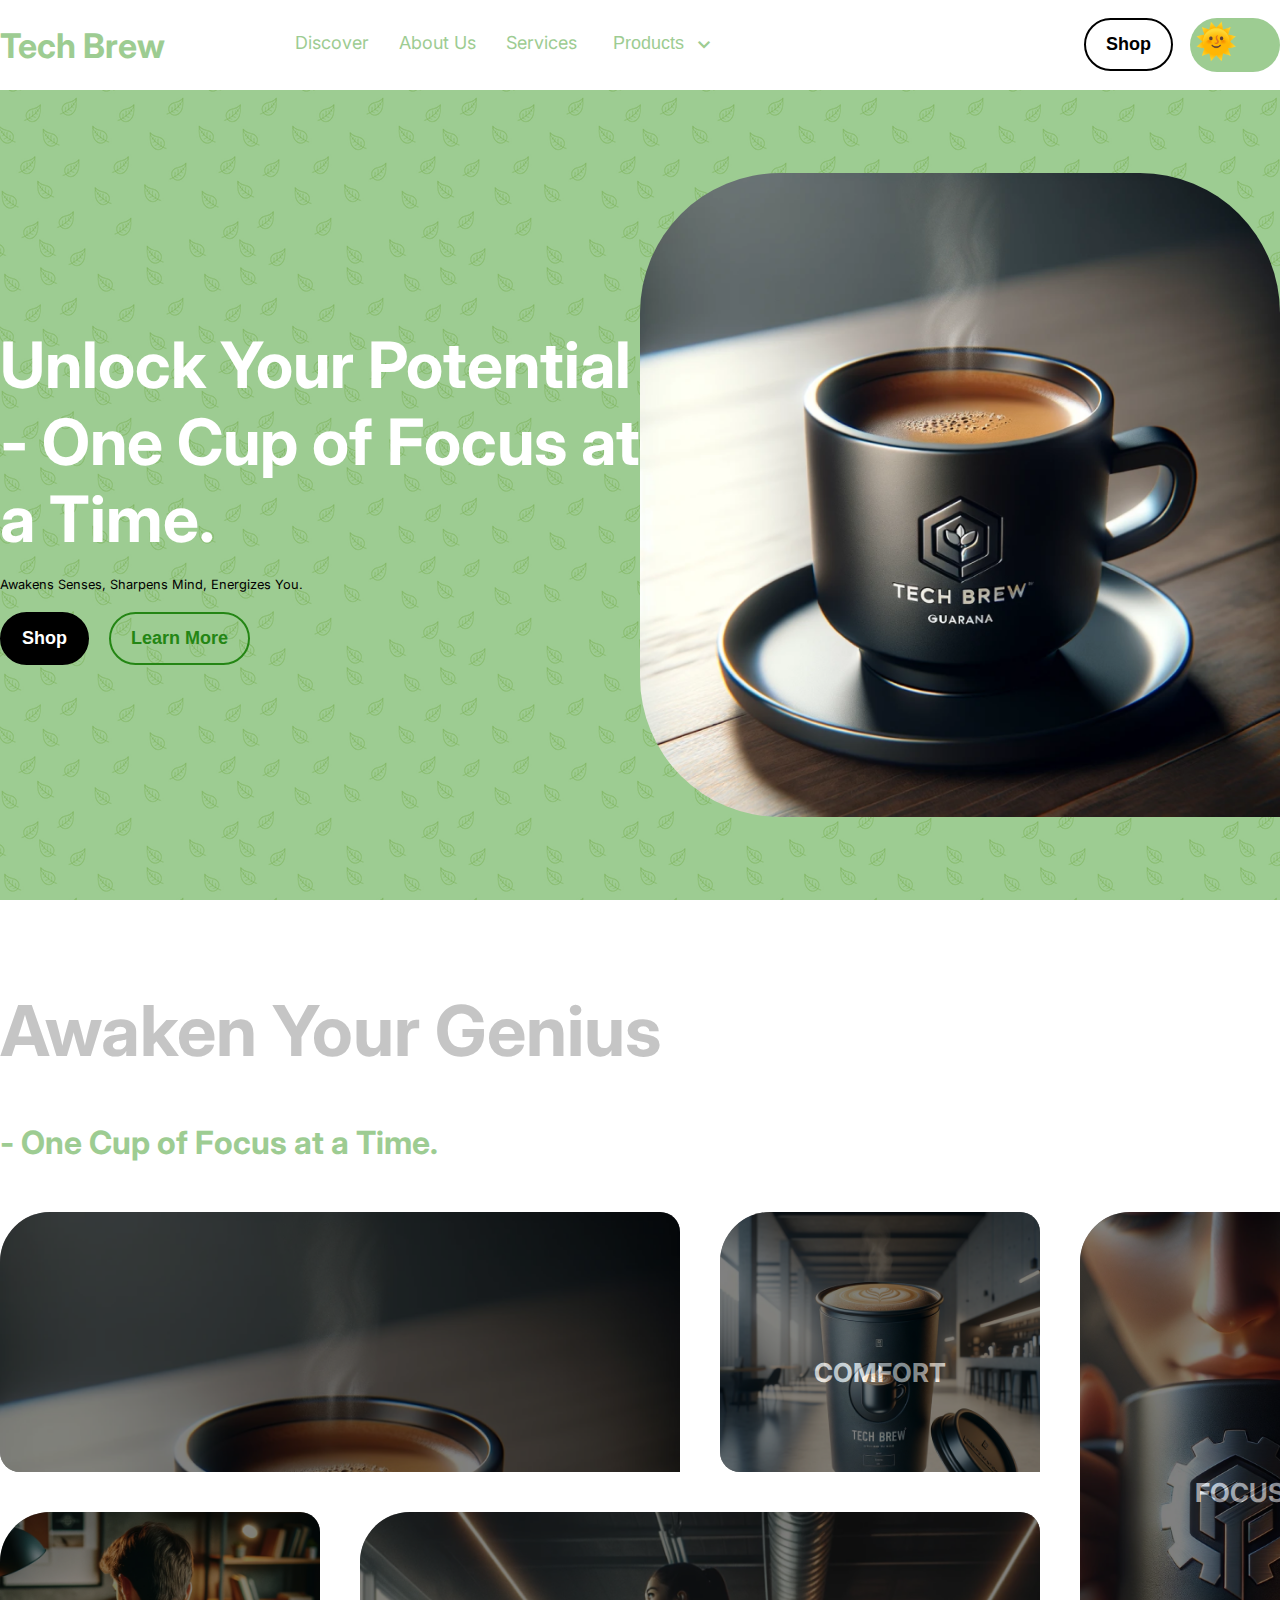
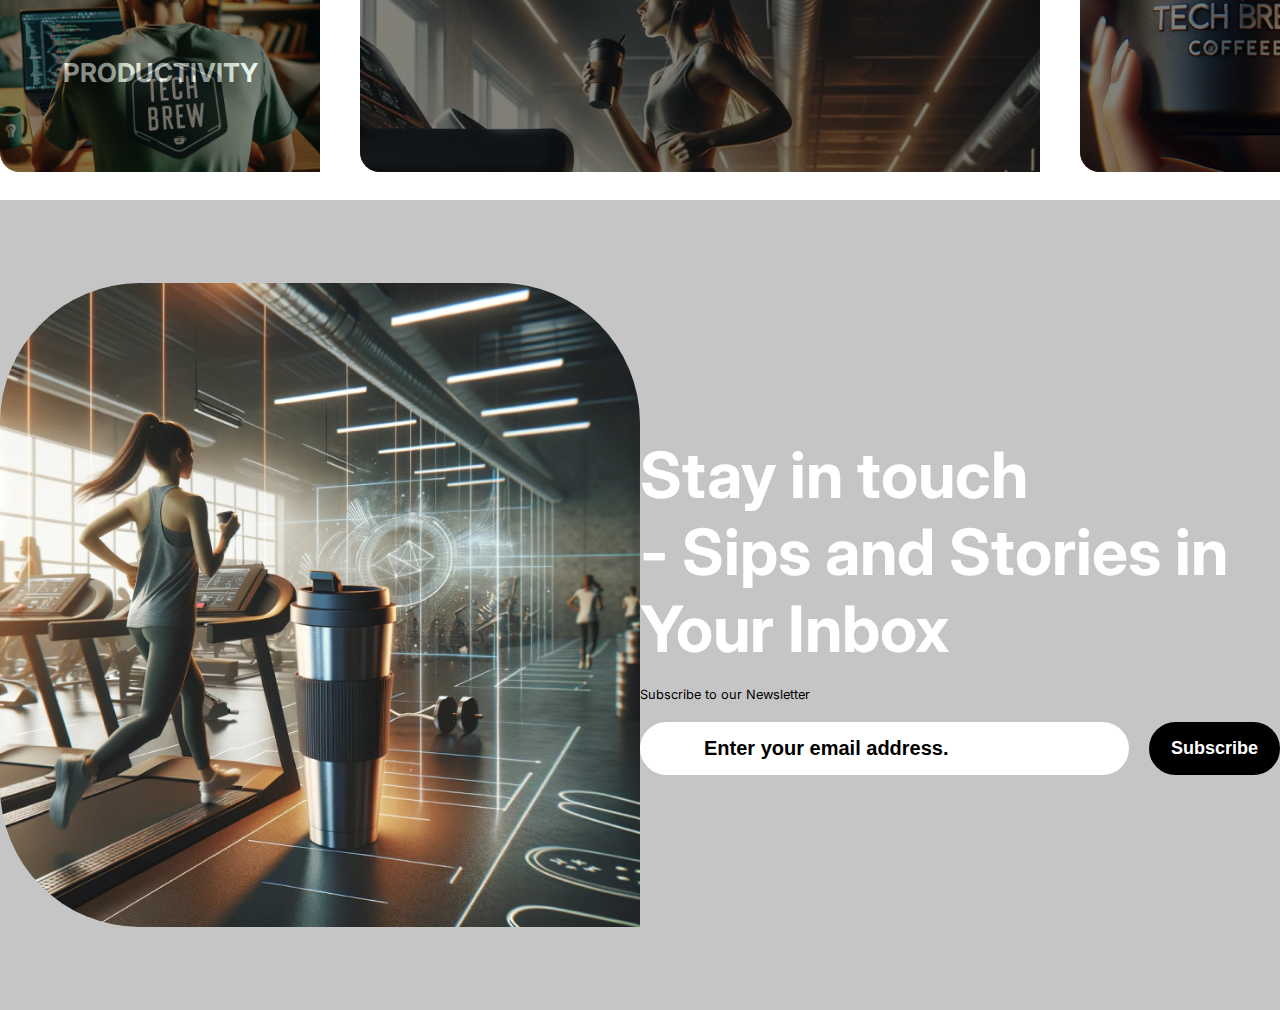
<file: index.html>
<!doctype html>
<html lang="en">
<head>
    <meta charset="UTF-8">
    <meta name="viewport"
          content="width=device-width, user-scalable=no, initial-scale=1.0, maximum-scale=1.0, minimum-scale=1.0">
    <meta http-equiv="X-UA-Compatible" content="ie=edge">
    <link rel="preconnect" href="https://fonts.googleapis.com">
    <link rel="preconnect" href="https://fonts.gstatic.com" crossorigin>
    <link href="https://fonts.googleapis.com/css2?family=Inter:wght@100..900&family=Poppins:ital,wght@0,100;0,200;0,300;0,400;0,500;0,600;0,700;0,800;0,900;1,100;1,200;1,300;1,400;1,500;1,600;1,700;1,800;1,900&family=Ubuntu:ital,wght@0,300;0,400;0,500;0,700;1,300;1,400;1,500;1,700&display=swap" rel="stylesheet">
    <link href="https://fonts.googleapis.com/css2?family=Material+Symbols+Outlined" rel="stylesheet" />
    <link rel="stylesheet" href="css/flex-grid.css">
    <title>KSS Layouts</title>
</head>
<body>
    <header>
        <nav>
            <p>Tech Brew</p>
            <div class="mobile dropdown">
                <button class="menu material-symbols-outlined">menu</button>
                <div class="menu-content">
                    <ul>
                        <li>Discover</li>
                        <li>About Us</li>
                        <li>Services</li>
                        <li>Mugs</li>
                        <li>T-Shirts</li>
                        <li>Coffee Blends</li>
                        <li>Machines</li>
                    </ul>
                </div>
            </div>
            <ul class="desktop">
                <li>Discover</li>
                <li>About Us</li>
                <li>Services</li>
                <li class="dropdown">
                    <button type="button">
                        <span>Products</span>
                        <span class="material-symbols-outlined">expand_more</span>
                    </button>
                    <div class="dropdown-content">
                        <a href="#">Mugs</a>
                        <a href="#">T-Shirts</a>
                        <a href="#">Coffee Blends</a>
                        <span class="divider"></span>
                        <a href="#">Machines</a>
                    </div>
                </li>
            </ul>
            <div class="desktop">
<!--                <button class="btn btn-dark-outlined" type="button">Learn More</button>-->
                <button class="btn btn-dark-outlined" type="button">Shop</button>
<!--                <button class="btn btn-dark" type="button">Shop</button>-->
                <div>
                    <input type="checkbox" id="toggle">
                    <label for="toggle"></label>
                </div>
            </div>
        </nav>
    </header>
    <section id="hero" class="flex max-h">
        <div>
            <div>
                <h1>Unlock Your Potential <br /> - One Cup of Focus at a Time.</h1>
                <p>Awakens Senses, Sharpens Mind, Energizes You.</p>
                <div>
                    <button class="btn btn-dark" type="button">Shop</button>
                    <button class="btn btn-accent-outlined" type="button">Learn More</button>
                </div>
            </div>
            <div>
                <img src="./assets/as-1.png" alt="coffee-mug">
            </div>
        </div>
    </section>
    <section id="services">
        <div class="heading">
            <h2>Awaken Your Genius</h2>
            <img src="./assets/coffee-seed.svg" alt="coffee-seed">
        </div>
        <p>- One Cup of Focus at a Time.</p>
        <div class="grid">
            <div class="card">
                <img src="./assets/as-1.png" alt="coffee-seed">
                <p>Quality</p>
            </div>
            <div class="card">
                <img src="./assets/as-2.png" alt="coffee-seed">
                <p>Comfort</p>
            </div>
            <div class="card">
                <img src="./assets/as-3.png" alt="coffee-seed">
                <p>Focus</p>
            </div>
            <div class="card">
                <img src="./assets/as-4.png" alt="coffee-seed">
                <p>Productivity</p>
            </div>
            <div class="card">
                <img src="./assets/as-5.png" alt="coffee-seed">
                <p>Productivity</p>
            </div>
        </div>
    </section>
    <section id="newsletter">
        <div>
            <div>
                <img src="./assets/as-6.png" alt="coffee-mug" width="680px" height="680px">
            </div>
            <div>
                <h1>Stay in touch <br /> - Sips and Stories in Your Inbox</h1>
                <p>Subscribe to our Newsletter</p>
                <div class="custom-input-wrapper">
                    <div class="custom-input">
                        <input required type="email" placeholder="Enter your email address.">
                        <span class="material-symbols-outlined">check</span>
                    </div>
                    <button class="btn btn-dark" type="button">Subscribe</button>
                </div>
            </div>
        </div>
    </section>
    <footer></footer>
</body>
</html>
</file>
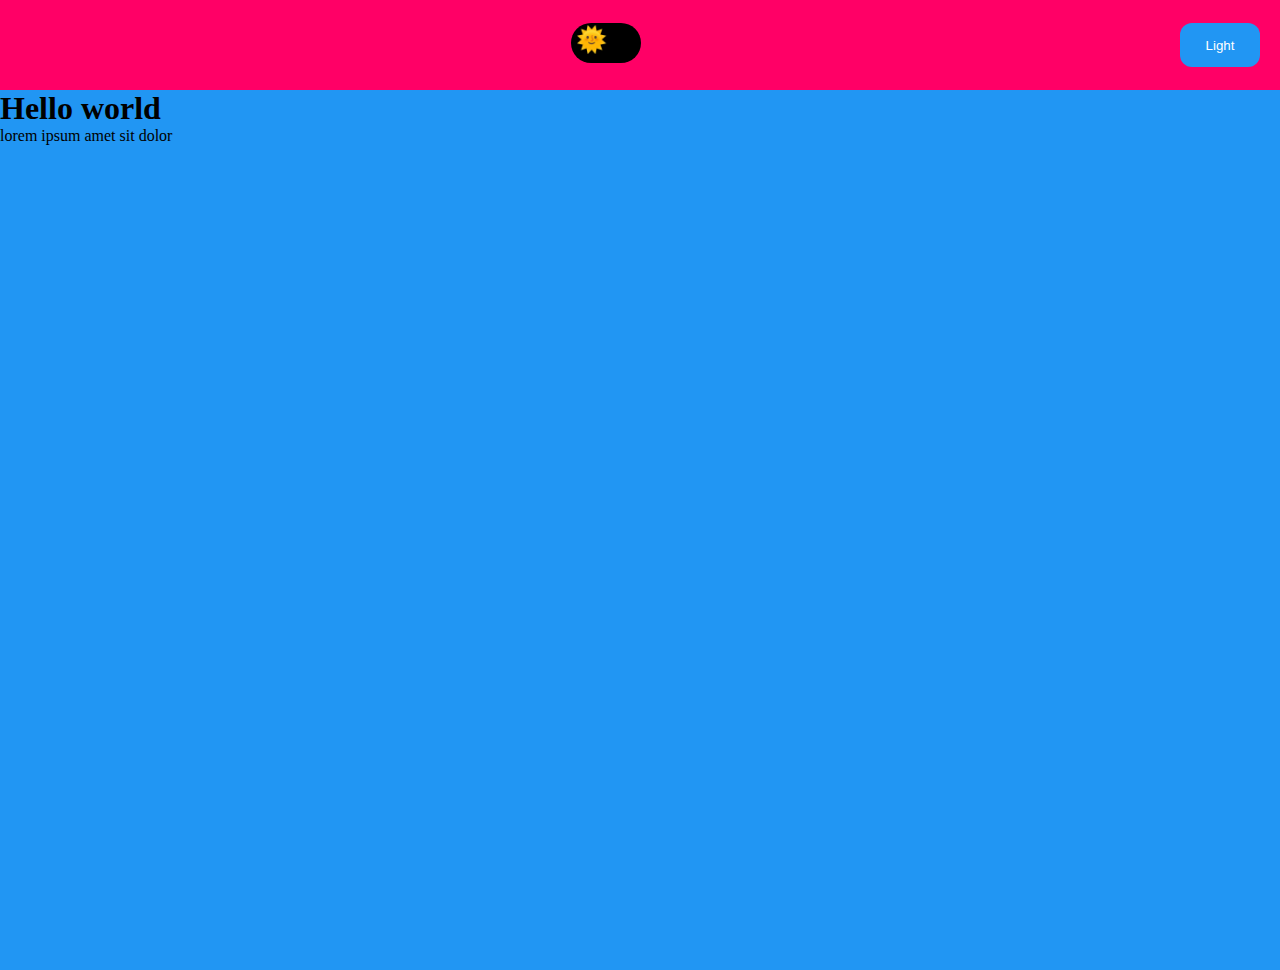
<file: theme/index.html>
<!DOCTYPE html>
<html lang="en" data-theme="light">
<head>
    <meta charset="UTF-8">
    <title>Title</title>
    <link rel="stylesheet" href="style.css">
</head>
<body>
    <main>
        <header>
            <nav>
                <div>
                    <input type="checkbox" id="toggle">
                    <label for="toggle"></label>
                </div>
                <button type="button" data-toggle><span>text</span></button>
            </nav>
        </header>
        <section id="content">
            <h1>Hello world</h1>
            <article>
                lorem ipsum amet sit dolor
            </article>
        </section>
    </main>
</body>
</html>
</file>
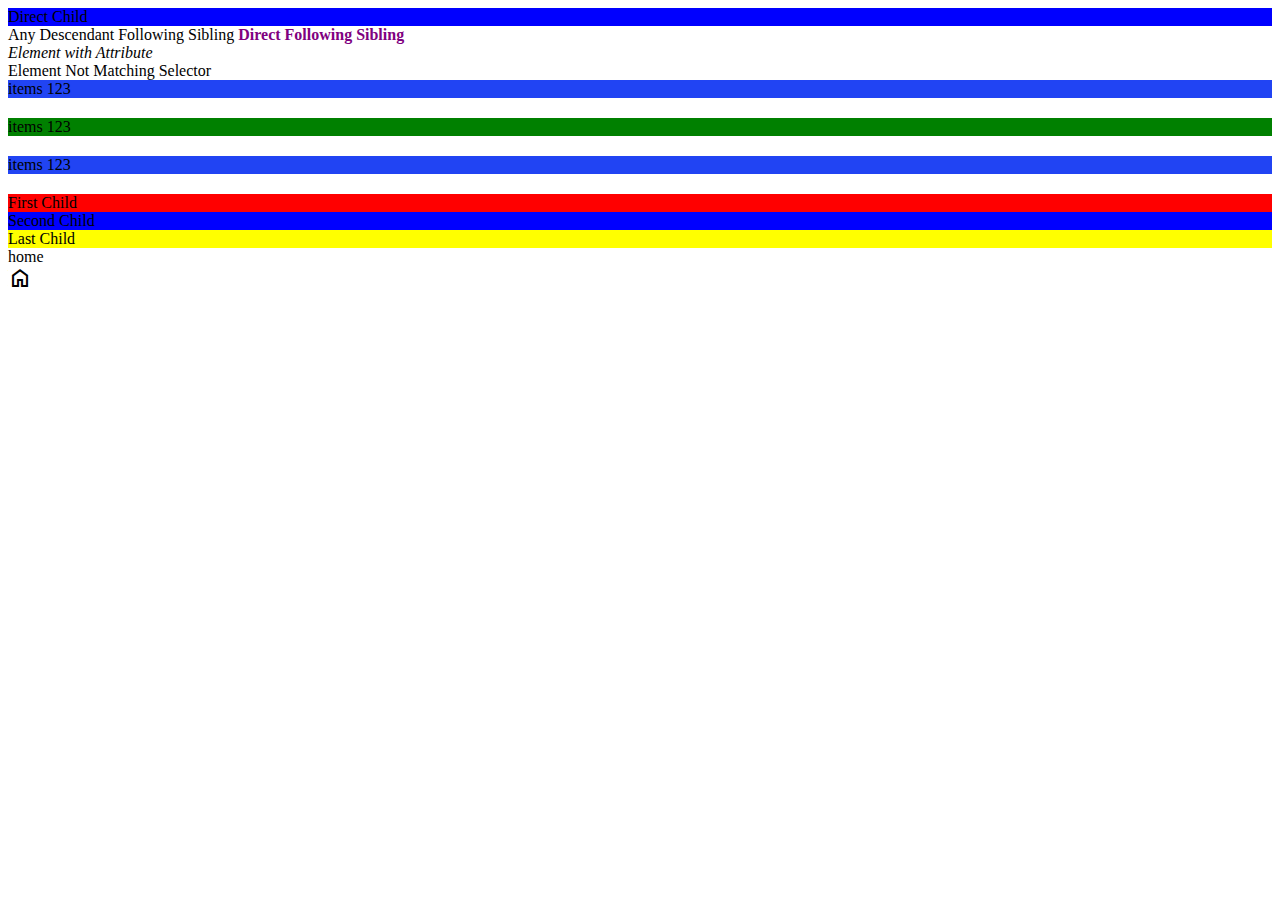
<file: Demo/1 Selectors/index.html>
<!doctype html>
<html lang="en">
<head>
    <meta charset="UTF-8">
    <meta name="viewport"
          content="width=device-width, user-scalable=no, initial-scale=1.0, maximum-scale=1.0, minimum-scale=1.0">
    <meta http-equiv="X-UA-Compatible" content="ie=edge">
    <link href="https://fonts.googleapis.com/css2?family=Material+Symbols+Outlined" rel="stylesheet" />
    <link rel="stylesheet" href="style.css">
    <title>KSS Example</title>
</head>
<body>
    <div class="parent">
        <div class="child">Direct Child</div>
        <div class="descendant">
            Any Descendant
            <span>Following Sibling</span>
            <span>Direct Following Sibling</span>
        </div>
    </div>

    <div title="attribute-example" class="attribute">Element with Attribute</div>

    <div class="not-selector">Element Not Matching Selector</div>

    <div class="not-selected">
        <div class="item-selected">items 123</div>
        <div class="item-selected select">items 123</div>
        <div class="item-selected ">items 123</div>
    </div>

    <div class="container">
        <div class="first-child">First Child</div>
        <div>Second Child</div>
        <div class="last-child">Last Child</div>
    </div>

    <div class="" id="child-e"><span>home</span></div>
    <div class="material-symbols-outlined">home</div>
</body>
</html>
</file>
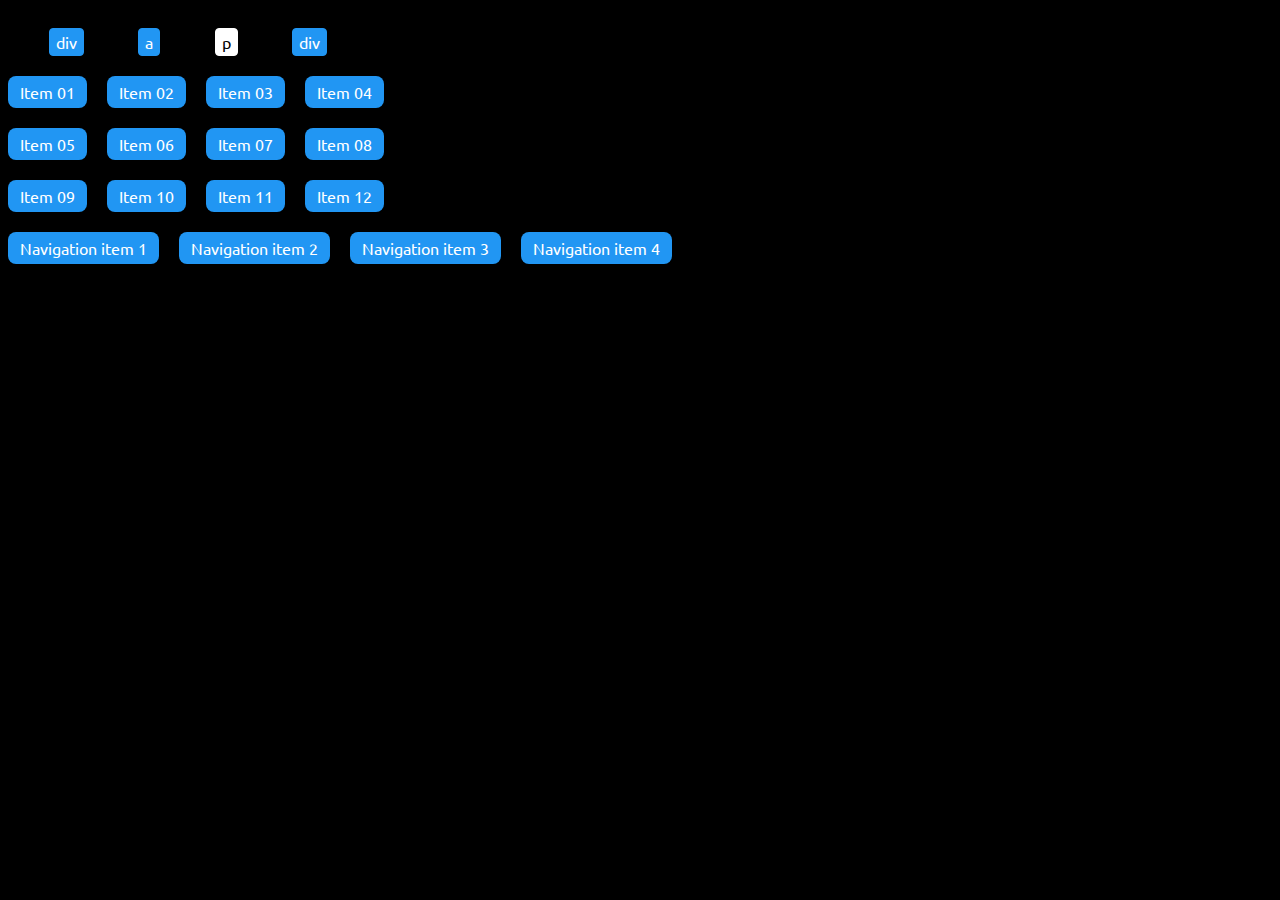
<file: old/Example 1/index.html>
<!doctype html>
<html lang="en">
<head>
    <meta charset="UTF-8">
    <meta name="viewport"
          content="width=device-width, user-scalable=no, initial-scale=1.0, maximum-scale=1.0, minimum-scale=1.0">
    <meta http-equiv="X-UA-Compatible" content="ie=edge">
    <link rel="preconnect" href="https://fonts.googleapis.com">
    <link rel="preconnect" href="https://fonts.gstatic.com" crossorigin>
    <link href="https://fonts.googleapis.com/css2?family=Ubuntu:ital,wght@0,300;0,400;0,500;0,700;1,300;1,400;1,500;1,700&display=swap" rel="stylesheet">
    <link rel="stylesheet" href="style.css">
    <title>KSS Example</title>
</head>
<body>
    <div class="container">
        <div class="element">div</div>
        <a class="element" href="#">a</a>
        <p class="element">p</p>
        <div class="element">div</div>
    </div>

    <div>
        <ul>
            <li class="item" data-color="item1">
                <span>Item 01</span>
            </li>
            <li class="item" data-color="item2">
                <span>Item 02</span>
            </li>
            <li class="item" data-color="item3">
                <span>Item 03</span>
            </li>
            <li class="item" data-color="item4">
                <span>Item 04</span>
            </li>
        </ul>
        <ul>
            <li class="item" data-color="item1">
                <span>Item 05</span>
            </li>
            <li class="item" data-color="item2">
                <span>Item 06</span>
            </li>
            <li class="item" data-color="item3">
                <span>Item 07</span>
            </li>
            <li class="item" data-color="item4">
                <span>Item 08</span>
            </li>
        </ul>
        <ul>
            <li class="item" data-color="item1">
                <span>Item 09</span>
            </li>
            <li class="item" data-color="item2">
                <span>Item 10</span>
            </li>
            <li class="item" data-color="item3">
                <span>Item 11</span>
            </li>
            <li class="item" data-color="item4">
                <span>Item 12</span>
            </li>
        </ul>
    </div>

    <div>
        <ul class="branding-sidebar">
            <li class="sidebar-item">
                <a class="relative router-link-active router-link-active-main">Navigation item 1</a>
            </li>
            <li class="sidebar-item">
                <a class="relative">Navigation item 2</a>
            </li>
            <li class="sidebar-item">
                <a class="relative">Navigation item 3</a>
            </li>
            <li class="sidebar-item">
                <a class="relative ">Navigation item 4</a>
            </li>
        </ul>
    </div>
</body>
</html>
</file>
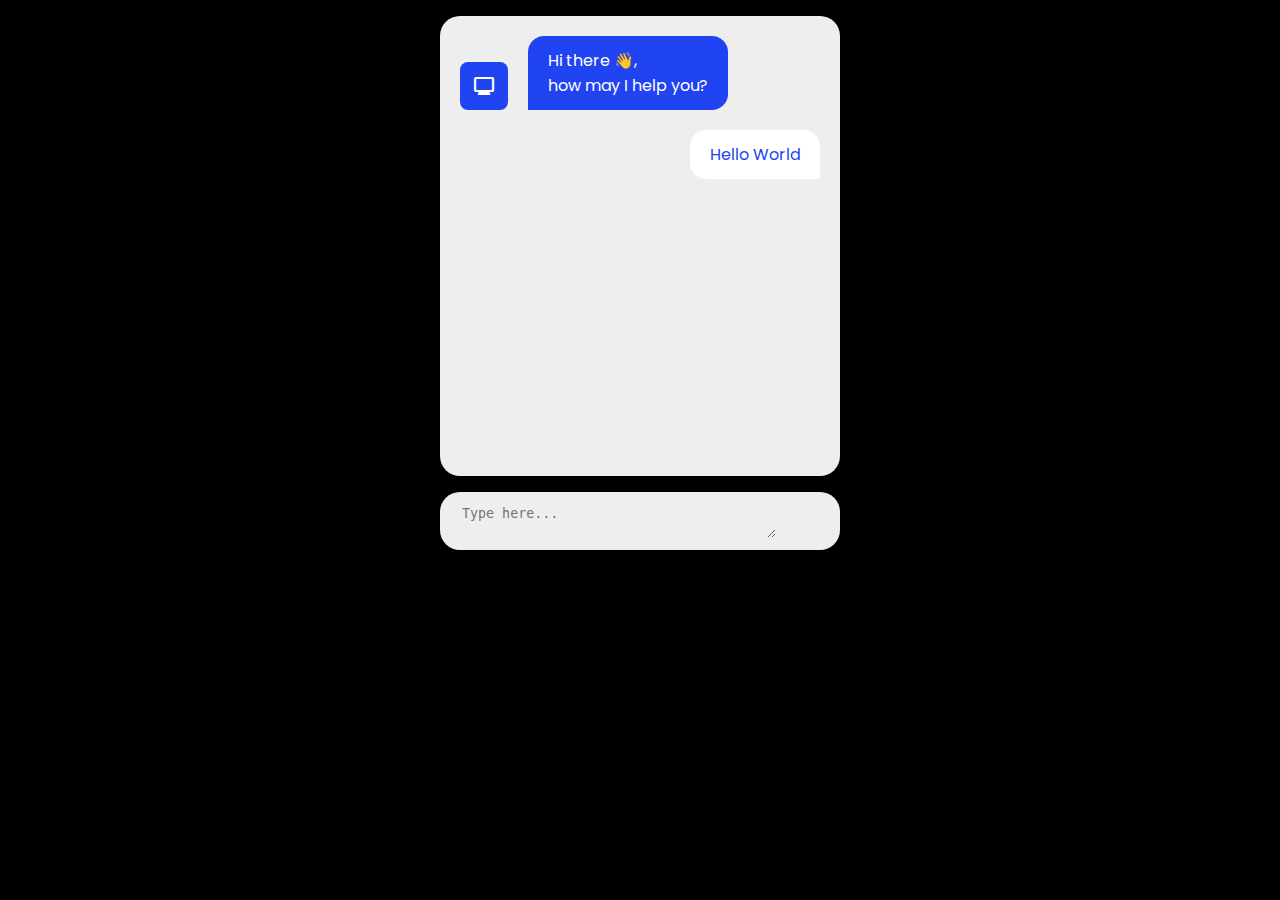
<file: old/Example 2/index.html>
<!doctype html>
<html lang="en">
<head>
    <meta charset="UTF-8">
    <meta name="viewport"
          content="width=device-width, user-scalable=no, initial-scale=1.0, maximum-scale=1.0, minimum-scale=1.0">
    <meta http-equiv="X-UA-Compatible" content="ie=edge">
    <link rel="preconnect" href="https://fonts.googleapis.com">
    <link rel="preconnect" href="https://fonts.gstatic.com" crossorigin>
    <link href="https://fonts.googleapis.com/css2?family=Poppins:ital,wght@0,100;0,200;0,300;0,400;0,500;0,600;0,700;0,800;0,900;1,100;1,200;1,300;1,400;1,500;1,600;1,700;1,800;1,900&family=Ubuntu:ital,wght@0,300;0,400;0,500;0,700;1,300;1,400;1,500;1,700&display=swap" rel="stylesheet">

    <link href="https://fonts.googleapis.com/css2?family=Material+Symbols+Outlined" rel="stylesheet" />
    <link rel="stylesheet" href="style.css">
    <title>KSS Example</title>
</head>
<body>
    <div class="chatbox">
        <ul>
            <li class="chat outgoing">
                <span class="material-symbols-outlined">monitor</span>
                <p>Hi there 👋, <br> how may I help you?</p>
            </li>
            <li class="chat incoming">
                <p>Hello World</p>
            </li>
        </ul>
        <div class="chat-input">
            <textarea placeholder="Type here..." id="chat" required></textarea>
            <span class="material-symbols-outlined">send</span>
        </div>
    </div>
</body>
</html>
</file>
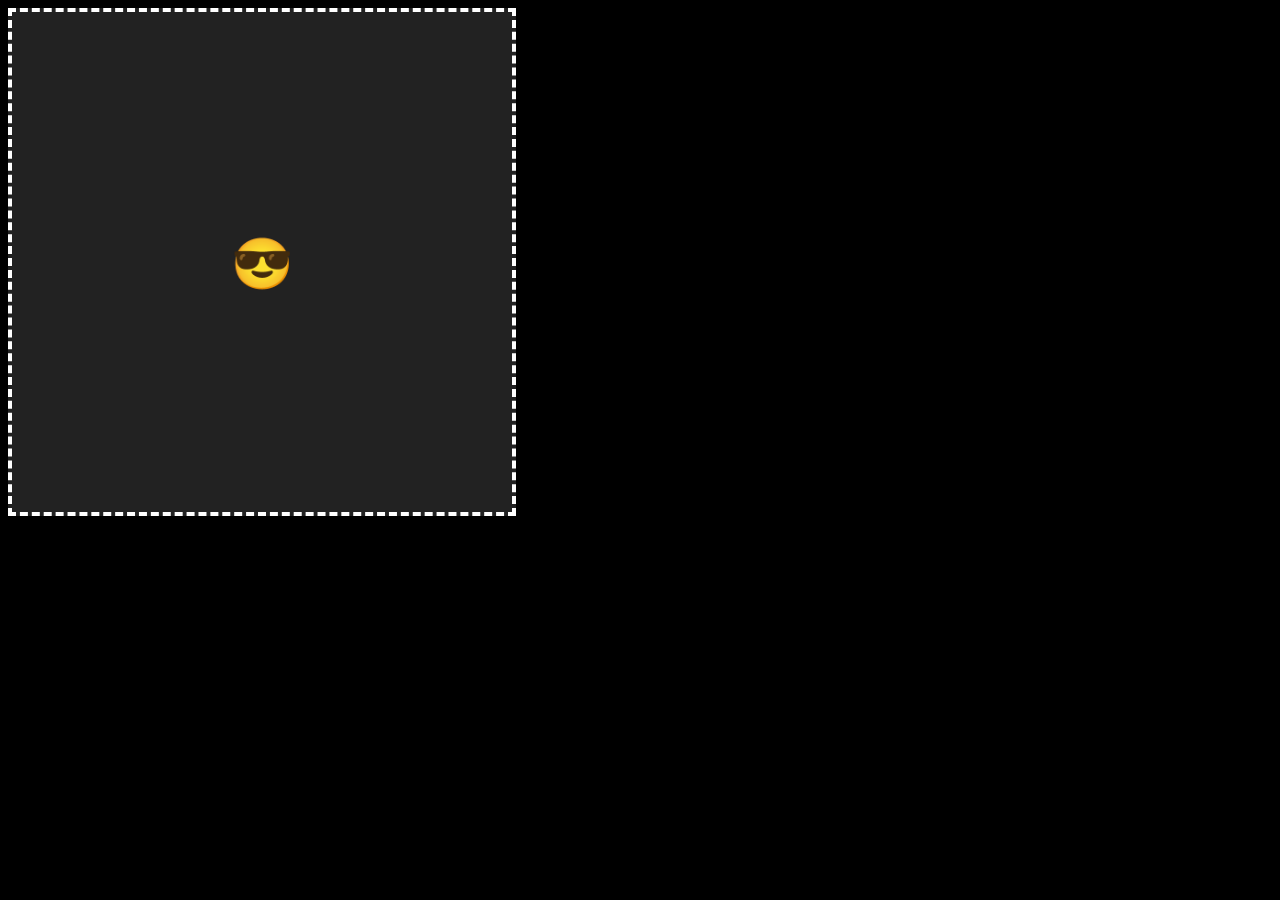
<file: Demo/2 Centering Div/cd.html>
<!doctype html>
<html lang="en">
<head>
    <meta charset="UTF-8">
    <meta name="viewport"
          content="width=device-width, user-scalable=no, initial-scale=1.0, maximum-scale=1.0, minimum-scale=1.0">
    <meta http-equiv="X-UA-Compatible" content="ie=edge">
    <link rel="preconnect" href="https://fonts.googleapis.com">
    <link rel="preconnect" href="https://fonts.gstatic.com" crossorigin>
    <link href="https://fonts.googleapis.com/css2?family=Ubuntu:ital,wght@0,300;0,400;0,500;0,700;1,300;1,400;1,500;1,700&display=swap" rel="stylesheet">
    <link href="https://fonts.googleapis.com/css2?family=Material+Symbols+Outlined" rel="stylesheet" />
    <link rel="stylesheet" href="cd.css">
    <title>KSS Example</title>
</head>
<body>
    <div class="parent">
        <div class="child">😎</div>
    </div>
</body>
</html>
</file>
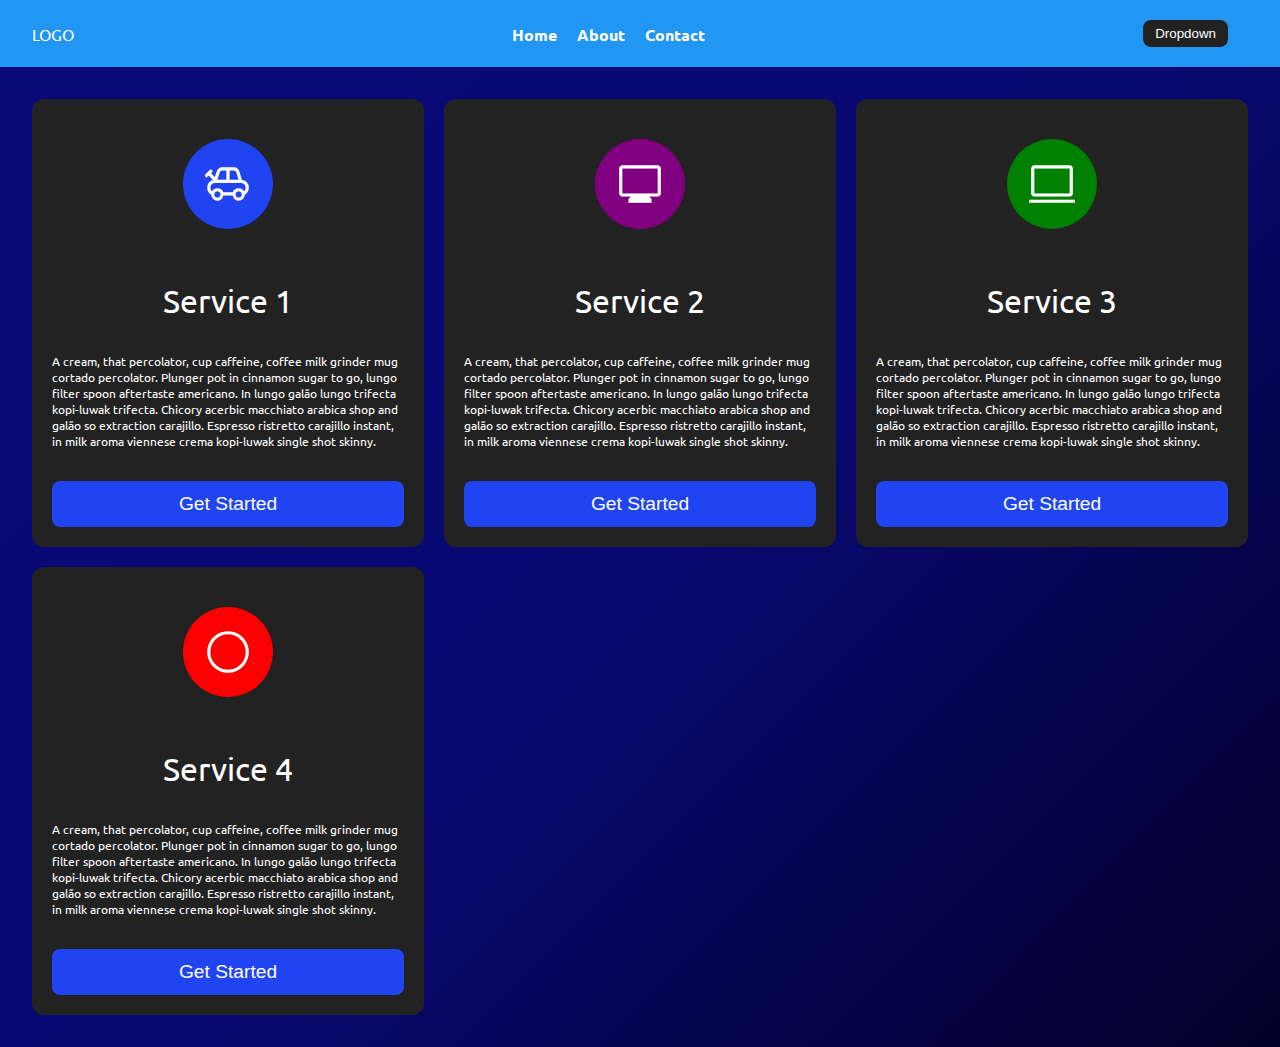
<file: Demo/3 Layouts/cd.html>
<!doctype html>
<html lang="en">
<head>
    <meta charset="UTF-8">
    <meta name="viewport"
          content="width=device-width, user-scalable=no, initial-scale=1.0, maximum-scale=1.0, minimum-scale=1.0">
    <meta http-equiv="X-UA-Compatible" content="ie=edge">
    <link rel="preconnect" href="https://fonts.googleapis.com">
    <link rel="preconnect" href="https://fonts.gstatic.com" crossorigin>
    <link href="https://fonts.googleapis.com/css2?family=Ubuntu:ital,wght@0,300;0,400;0,500;0,700;1,300;1,400;1,500;1,700&display=swap" rel="stylesheet">
    <link href="https://fonts.googleapis.com/css2?family=Material+Symbols+Outlined" rel="stylesheet" />
    <link rel="stylesheet" href="cd.css">
    <title>KSS Example</title>
</head>
<body>
    <header>
        <nav>
            <p>LOGO</p>
            <ul>
                <li>Home</li>
                <li>About</li>
                <li>Contact</li>
            </ul>
            <div class="dropdown">
                <button type="button">Dropdown</button>
                <div class="dropdown-content">
                    <a href="#">Link 1</a>
                    <a href="#">Link 2</a>
                </div>
            </div>
            <div></div>
        </nav>
    </header>
    <section id="hero">
        <div class="grid">
            <div class="grid-item">
                <span class="material-symbols-outlined">toys</span>
                <p>Service 1</p>
                <p>A cream, that percolator, cup caffeine, coffee milk grinder mug cortado percolator. Plunger pot in cinnamon sugar to go, lungo filter spoon aftertaste americano. In lungo galão lungo trifecta kopi-luwak trifecta. Chicory acerbic macchiato arabica shop and galão so extraction carajillo. Espresso ristretto carajillo instant, in milk aroma viennese crema kopi-luwak single shot skinny.</p>
                <button>Get Started</button>
            </div>
            <div class="grid-item">
                <span class="material-symbols-outlined">monitor</span>
                <p>Service 2</p>
                <p>A cream, that percolator, cup caffeine, coffee milk grinder mug cortado percolator. Plunger pot in cinnamon sugar to go, lungo filter spoon aftertaste americano. In lungo galão lungo trifecta kopi-luwak trifecta. Chicory acerbic macchiato arabica shop and galão so extraction carajillo. Espresso ristretto carajillo instant, in milk aroma viennese crema kopi-luwak single shot skinny.</p>
                <button>Get Started</button>
            </div>
            <div class="grid-item">
                <span class="material-symbols-outlined">computer</span>
                <p>Service 3</p>
                <p>A cream, that percolator, cup caffeine, coffee milk grinder mug cortado percolator. Plunger pot in cinnamon sugar to go, lungo filter spoon aftertaste americano. In lungo galão lungo trifecta kopi-luwak trifecta. Chicory acerbic macchiato arabica shop and galão so extraction carajillo. Espresso ristretto carajillo instant, in milk aroma viennese crema kopi-luwak single shot skinny.</p>
                <button>Get Started</button>
            </div>
            <div class="grid-item">
                <span class="material-symbols-outlined">circle</span>
                <p>Service 4</p>
                <p>A cream, that percolator, cup caffeine, coffee milk grinder mug cortado percolator. Plunger pot in cinnamon sugar to go, lungo filter spoon aftertaste americano. In lungo galão lungo trifecta kopi-luwak trifecta. Chicory acerbic macchiato arabica shop and galão so extraction carajillo. Espresso ristretto carajillo instant, in milk aroma viennese crema kopi-luwak single shot skinny.</p>
                <button>Get Started</button>
            </div>
        </div>
    </section>
    <footer></footer>
</body>
</html>
</file>
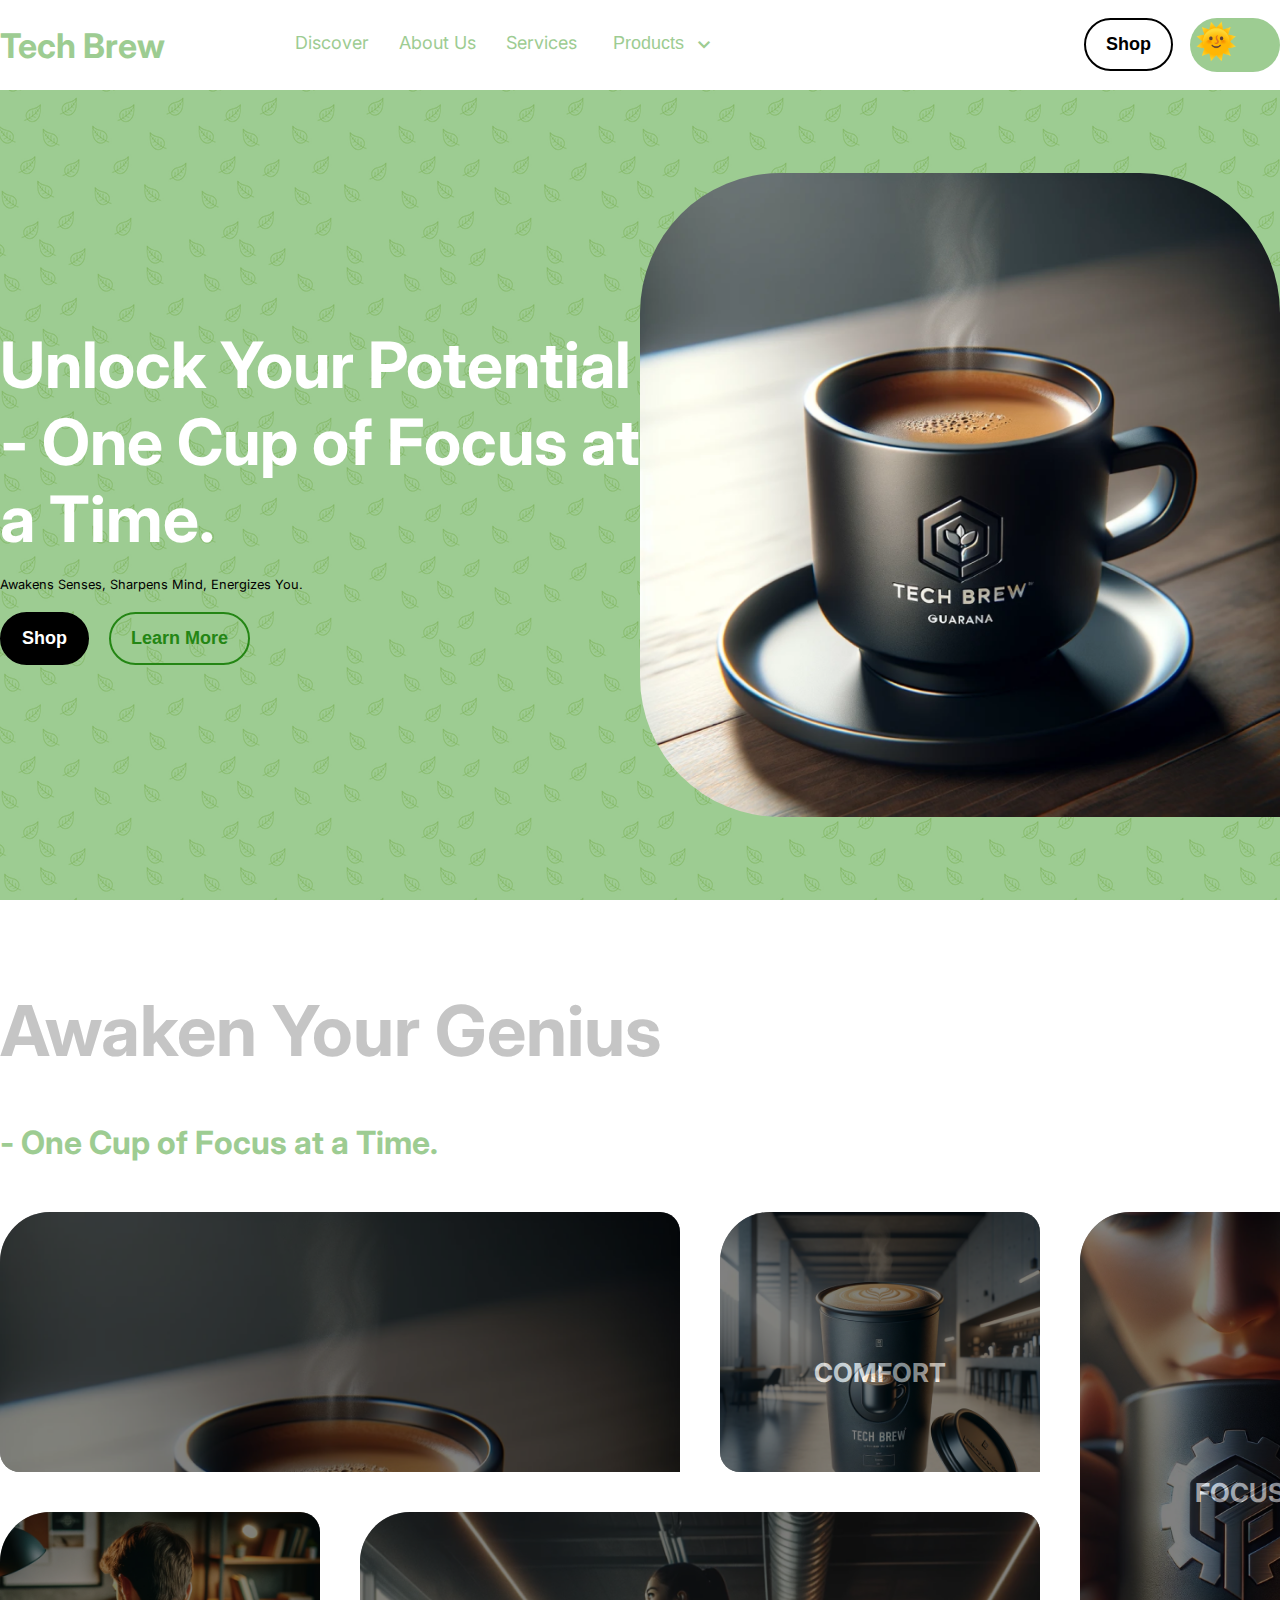
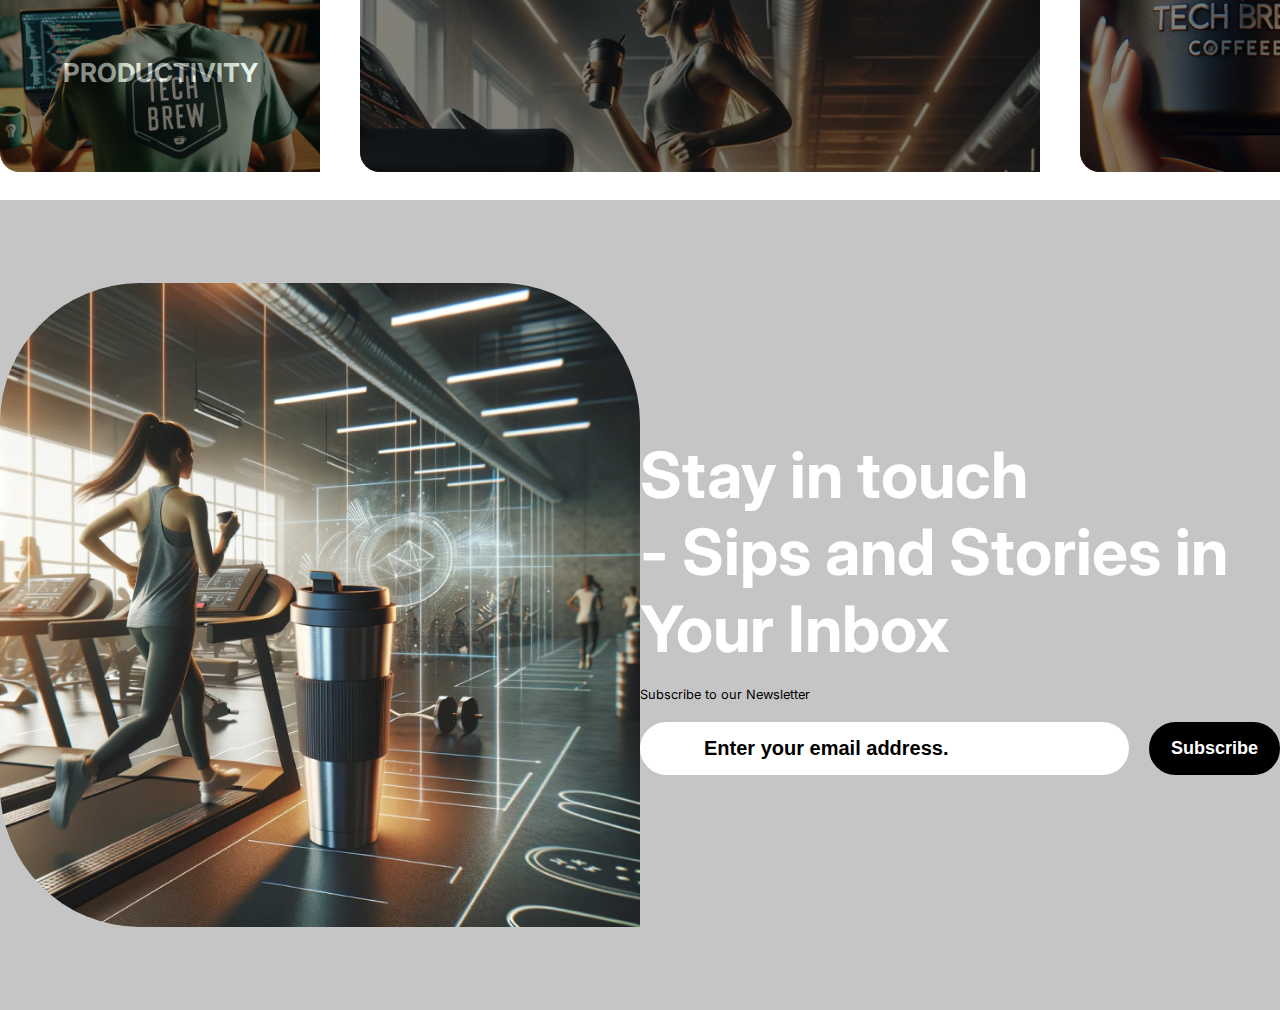
<file: KSS/3 Layouts Final/flex-grid.html>
<!doctype html>
<html lang="en">
<head>
    <meta charset="UTF-8">
    <meta name="viewport"
          content="width=device-width, user-scalable=no, initial-scale=1.0, maximum-scale=1.0, minimum-scale=1.0">
    <meta http-equiv="X-UA-Compatible" content="ie=edge">
    <link rel="preconnect" href="https://fonts.googleapis.com">
    <link rel="preconnect" href="https://fonts.gstatic.com" crossorigin>
    <link href="https://fonts.googleapis.com/css2?family=Inter:wght@100..900&family=Poppins:ital,wght@0,100;0,200;0,300;0,400;0,500;0,600;0,700;0,800;0,900;1,100;1,200;1,300;1,400;1,500;1,600;1,700;1,800;1,900&family=Ubuntu:ital,wght@0,300;0,400;0,500;0,700;1,300;1,400;1,500;1,700&display=swap" rel="stylesheet">
    <link href="https://fonts.googleapis.com/css2?family=Material+Symbols+Outlined" rel="stylesheet" />
    <link rel="stylesheet" href="css/flex-grid.css">
<!--    <link rel="stylesheet" href="css/input.css">-->
    <title>KSS Layouts</title>
</head>
<body>
    <header>
        <nav>
            <p>Tech Brew</p>
            <div class="mobile dropdown">
                <button class="menu material-symbols-outlined">menu</button>
                <div class="menu-content">
                    <ul>
                        <li>Discover</li>
                        <li>About Us</li>
                        <li>Services</li>
                        <li>Mugs</li>
                        <li>T-Shirts</li>
                        <li>Coffee Blends</li>
                        <li>Machines</li>
                    </ul>
                </div>
            </div>
            <ul class="desktop">
                <li>Discover</li>
                <li>About Us</li>
                <li>Services</li>
                <li class="dropdown">
                    <button type="button">
                        <span>Products</span>
                        <span class="material-symbols-outlined">expand_more</span>
                    </button>
                    <div class="dropdown-content">
                        <a href="#">Mugs</a>
                        <a href="#">T-Shirts</a>
                        <a href="#">Coffee Blends</a>
                        <span class="divider"></span>
                        <a href="#">Machines</a>
                    </div>
                </li>
            </ul>
            <div class="desktop">
<!--                <button class="btn btn-dark-outlined" type="button">Learn More</button>-->
                <button class="btn btn-dark-outlined" type="button">Shop</button>
<!--                <button class="btn btn-dark" type="button">Shop</button>-->
                <div>
                    <input type="checkbox" id="toggle">
                    <label for="toggle"></label>
                </div>
            </div>
        </nav>
    </header>
    <section id="hero" class="flex max-h">
        <div>
            <div>
                <h1>Unlock Your Potential <br /> - One Cup of Focus at a Time.</h1>
                <p>Awakens Senses, Sharpens Mind, Energizes You.</p>
                <div>
                    <button class="btn btn-dark" type="button">Shop</button>
                    <button class="btn btn-accent-outlined" type="button">Learn More</button>
                </div>
            </div>
            <div>
                <img src="./assets/as-1.png" alt="coffee-mug">
            </div>
        </div>
    </section>
    <section id="services">
        <div class="heading">
            <h2>Awaken Your Genius</h2>
            <img src="./assets/coffee-seed.svg" alt="coffee-seed">
        </div>
        <p>- One Cup of Focus at a Time.</p>
        <div class="grid">
            <div class="card">
                <img src="./assets/as-1.png" alt="coffee-seed">
                <p>Quality</p>
            </div>
            <div class="card">
                <img src="./assets/as-2.png" alt="coffee-seed">
                <p>Comfort</p>
            </div>
            <div class="card">
                <img src="./assets/as-3.png" alt="coffee-seed">
                <p>Focus</p>
            </div>
            <div class="card">
                <img src="./assets/as-4.png" alt="coffee-seed">
                <p>Productivity</p>
            </div>
            <div class="card">
                <img src="./assets/as-5.png" alt="coffee-seed">
                <p>Productivity</p>
            </div>
        </div>
    </section>
    <section id="newsletter">
        <div>
            <div>
                <img src="./assets/as-6.png" alt="coffee-mug" width="680px" height="680px">
            </div>
            <div>
                <h1>Stay in touch <br /> - Sips and Stories in Your Inbox</h1>
                <p>Subscribe to our Newsletter</p>
                <div class="custom-input-wrapper">
                    <div class="custom-input">
                        <input required type="email" placeholder="Enter your email address.">
                        <span class="material-symbols-outlined">check</span>
                    </div>
                    <button class="btn btn-dark" type="button">Subscribe</button>
                </div>
            </div>
        </div>
    </section>
    <footer></footer>
</body>
</html>
</file>
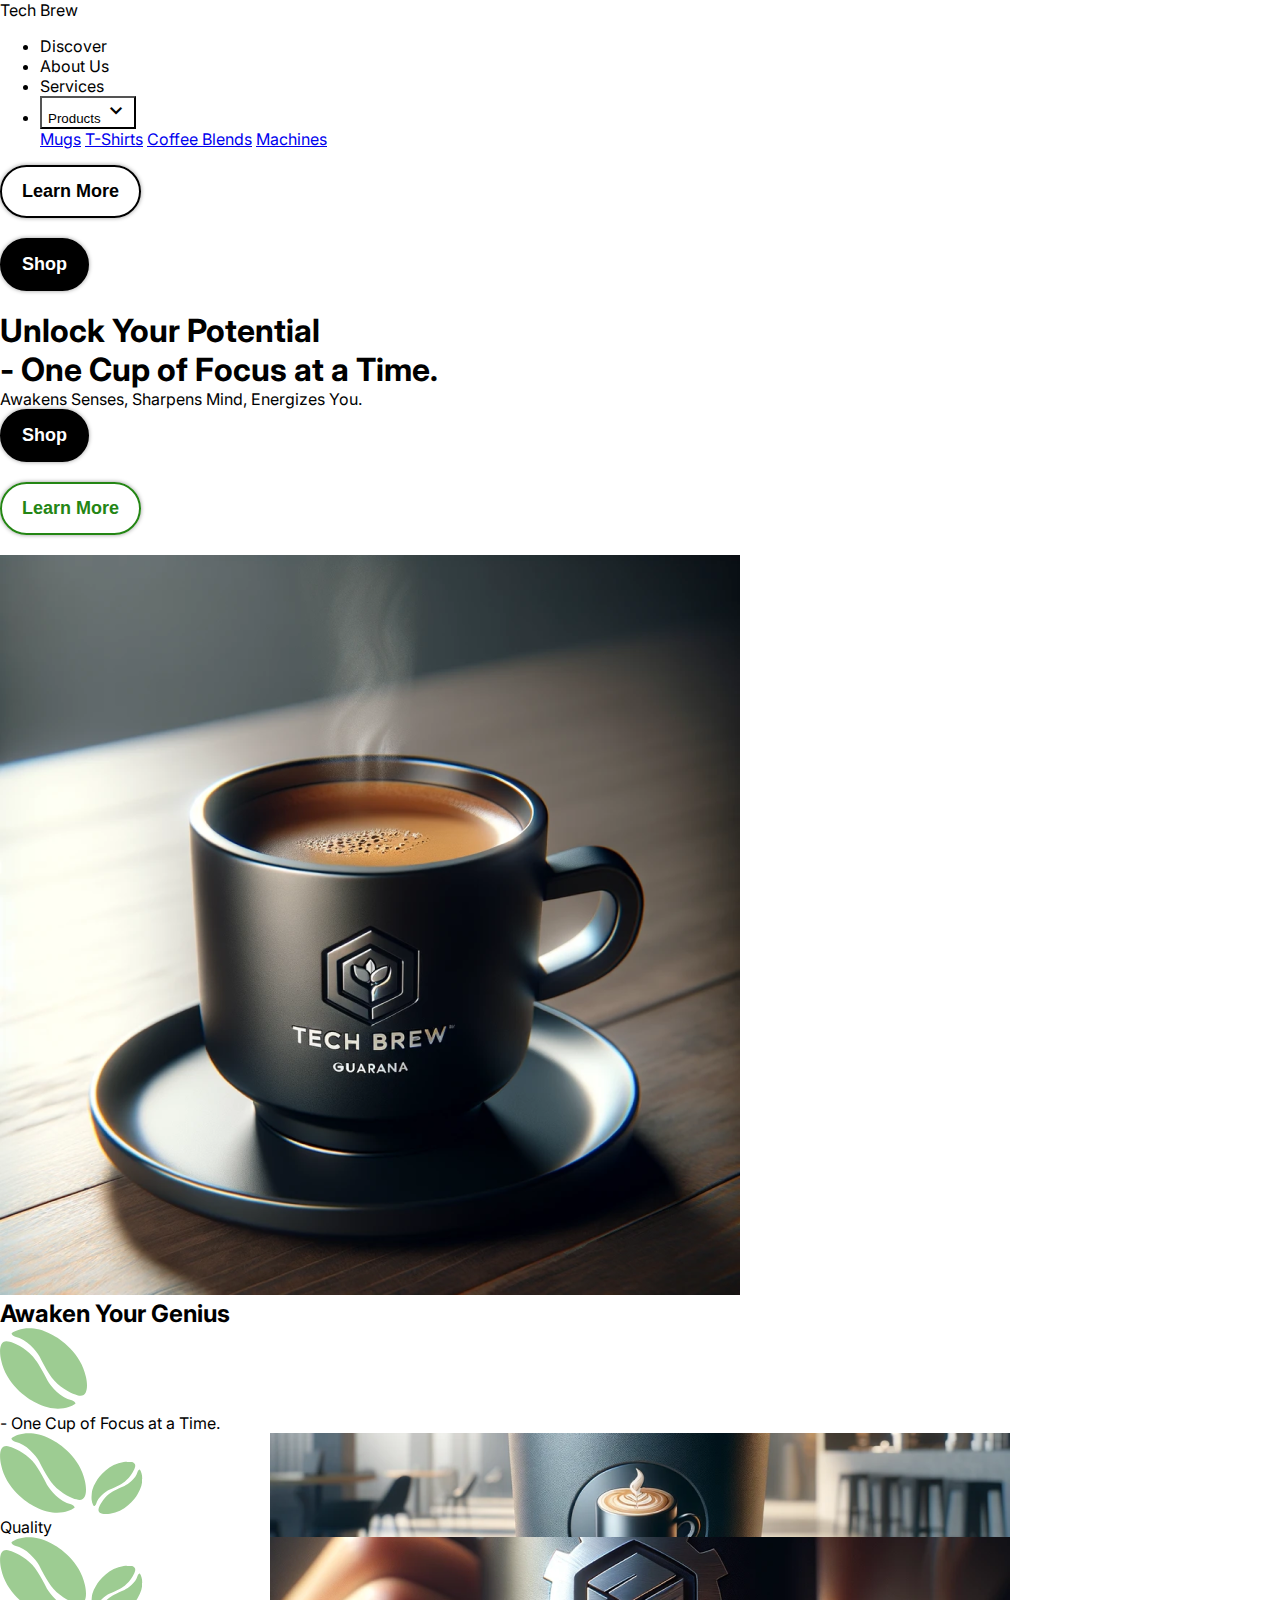
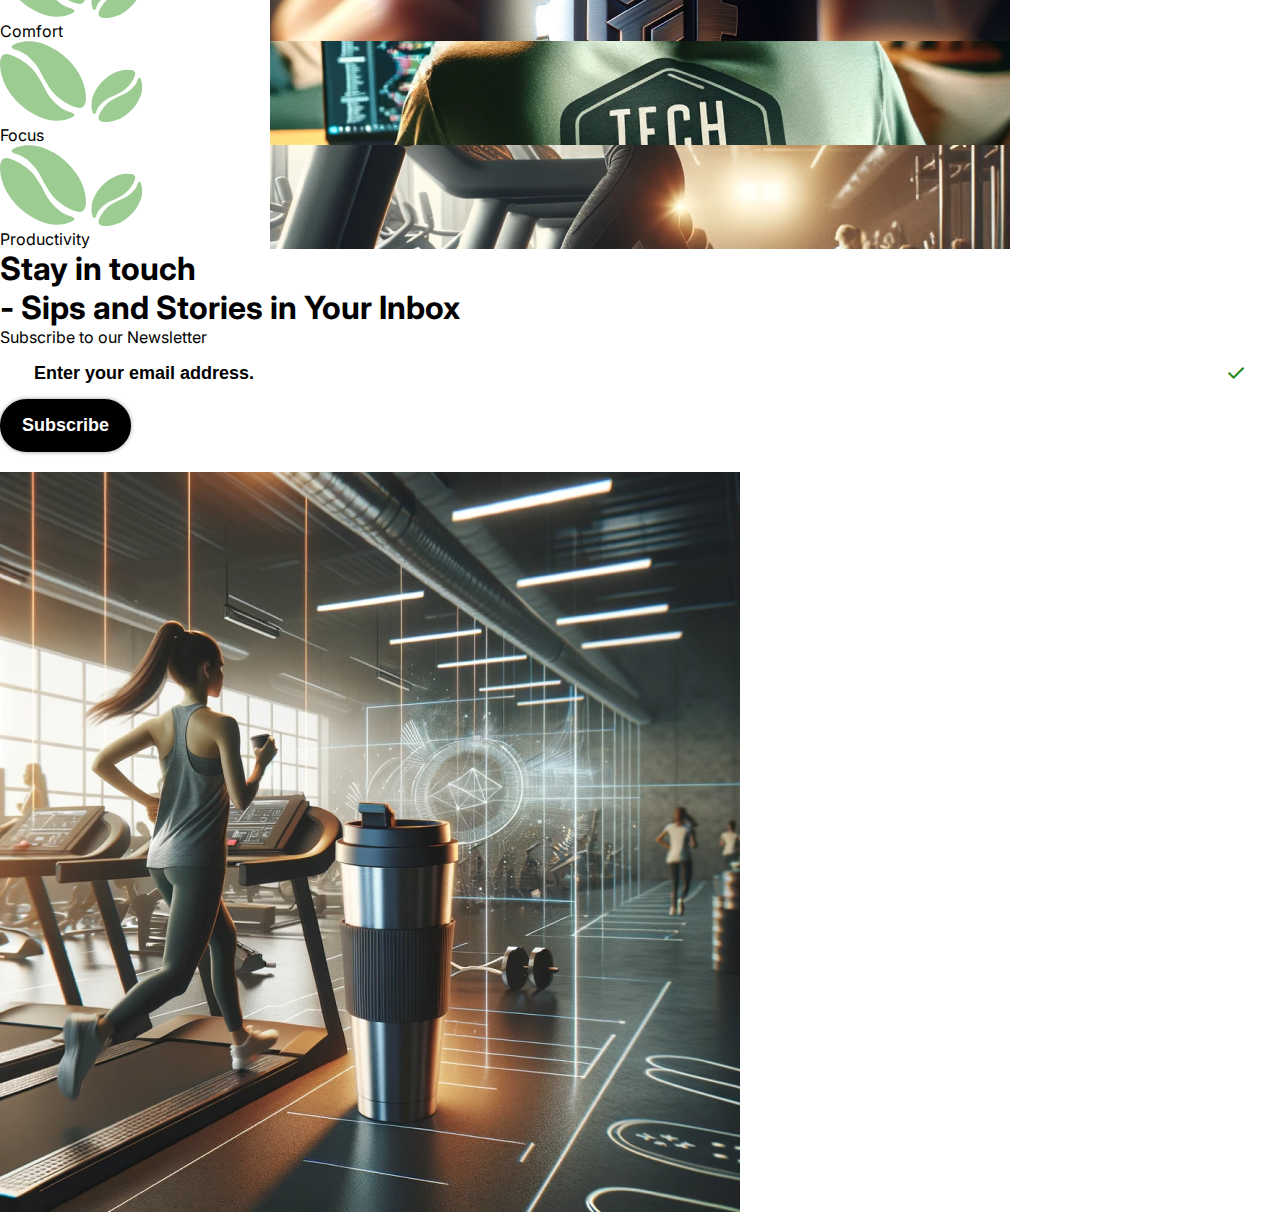
<file: KSS/3 Layouts/flex-grid.html>
<!doctype html>
<html lang="en">
<head>
    <meta charset="UTF-8">
    <meta name="viewport"

          content="width=device-width, user-scalable=no, initial-scale=1.0, maximum-scale=1.0, minimum-scale=1.0">
    <meta http-equiv="X-UA-Compatible" content="ie=edge">
    <link rel="preconnect" href="https://fonts.googleapis.com">
    <link rel="preconnect" href="https://fonts.gstatic.com" crossorigin>
    <link href="https://fonts.googleapis.com/css2?family=Inter:wght@100..900&family=Poppins:ital,wght@0,100;0,200;0,300;0,400;0,500;0,600;0,700;0,800;0,900;1,100;1,200;1,300;1,400;1,500;1,600;1,700;1,800;1,900&family=Ubuntu:ital,wght@0,300;0,400;0,500;0,700;1,300;1,400;1,500;1,700&display=swap" rel="stylesheet">
    <link href="https://fonts.googleapis.com/css2?family=Material+Symbols+Outlined" rel="stylesheet" />
    <link rel="stylesheet" href="css/flex-grid.css">
    <title>KSS Layouts</title>
</head>
<body>
    <header>
        <nav>
            <p>Tech Brew</p>
            <ul>
                <li>Discover</li>
                <li>About Us</li>
                <li>Services</li>
                <li class="dropdown">
                    <button type="button">
                        <span>Products</span>
                        <span class="material-symbols-outlined">expand_more</span>
                    </button>
                    <div class="dropdown-content">
                        <a href="#">Mugs</a>
                        <a href="#">T-Shirts</a>
                        <a href="#">Coffee Blends</a>
                        <span class="divider"></span>
                        <a href="#">Machines</a>
                    </div>
                </li>
            </ul>
            <div>
                <button class="btn btn-dark-outlined" type="button">Learn More</button>
                <button class="btn btn-dark" type="button">Shop</button>
            </div>
        </nav>
    </header>
    <section id="hero">
        <div>
            <h1>Unlock Your Potential <br> - One Cup of Focus at a Time.</h1>
            <p>Awakens Senses, Sharpens Mind, Energizes You.</p>
            <div>
                <button class="btn btn-dark" type="button">Shop</button>
                <button class="btn btn-accent-outlined" type="button">Learn More</button>
            </div>
        </div>
        <div>
            <img src="./assets/as-1.png" alt="coffee-mug" width="740px" height="740px">
        </div>
    </section>
    <section id="services">
        <div class="heading">
            <h2>Awaken Your Genius</h2>
            <img src="./assets/coffee-seed.svg" alt="coffee-seed">
        </div>
        <p>- One Cup of Focus at a Time.</p>
        <div class="services-grid">
            <div class="services-card">
                <img src="./assets/coffee-seed.svg" alt="coffee-seed-big">
                <img src="./assets/coffee-seed.svg" alt="coffee-seed-small">
                <p>Quality</p>
            </div>
            <div class="services-card">
                <img src="./assets/coffee-seed.svg" alt="coffee-seed-big">
                <img src="./assets/coffee-seed.svg" alt="coffee-seed-small">
                <p>Comfort</p>
            </div>
            <div class="services-card">
                <img src="./assets/coffee-seed.svg" alt="coffee-seed-big">
                <img src="./assets/coffee-seed.svg" alt="coffee-seed-small">
                <p>Focus</p>
            </div>
            <div class="services-card">
                <img src="./assets/coffee-seed.svg" alt="coffee-seed-big">
                <img src="./assets/coffee-seed.svg" alt="coffee-seed-small">
                <p>Productivity</p>
            </div>
        </div>
    </section>
    <section id="newsletter">
        <div>
            <h1>Stay in touch <br> - Sips and Stories in Your Inbox</h1>
            <p>Subscribe to our Newsletter</p>
            <div>
                <div class="custom-input">
                    <input type="email" placeholder="Enter your email address.">
                    <span class="material-symbols-outlined">check</span>
                </div>
                <button class="btn btn-dark" type="button">Subscribe</button>
            </div>
        </div>
        <div>
            <img src="./assets/as-6.png" alt="coffee-mug" width="740px" height="740px">
        </div>
    </section>
    <footer></footer>
</body>
</html>
</file>
<file: css/flex-grid.css>
@import "input.css";
:root {
    --dark: #000;
    --light: #fff;
    --primary: #9DCC92;
    --accent: #248614;
    --secondary: #C5C5C5;
    --hero: url('./../assets/leaves.png') var(--primary) center center;
}

html, body {
    padding: 0;
    margin: 0;
    font-family: "Inter", sans-serif;
    background: var(--secondary);
}

h1, h2, h3, h4,h5,h6, p {
    padding: 0;
    margin: 0;
}

h1 {
    font-size: clamp(16px, 5vw, 4rem);
    color: var(--light);
    max-width: 700px;
}

p {
    font-size: clamp(12px, 1vw, 1.125rem);
    max-width: 700px;
}

/* Navigation */

header {
    max-height: 90px;
    background: var(--light);
    font-size: 18px;
    color: var(--primary);
    padding: 14px 0;
    position: fixed;
    width: 100vw;
    z-index: 100;
}

header nav {
    max-width: 1620px;
    display: flex;
    margin: auto;
}

/* Navigation Branding */

header nav p {
    margin-top: auto;
    margin-bottom: auto;
    font-size: 34px;
    font-weight: bold;
}

/* Navigation Actions */

header nav div {
    display: flex;
    margin-top: auto;
    margin-bottom: auto;
    gap: 17px;
}

header nav > div .btn {
    margin: 0;
}

/* Navigation Items */

header nav ul {
    display: flex;
    gap: 30px;
    list-style-type: none;
    margin-left: 90px;
    margin-right: auto;
}

header nav ul li {
    cursor: pointer;
    color: var(--primary);
}

header nav ul li:hover {
    color: var(--accent);
    transition: ease-in-out 250ms;
}

/* Navigation Dropdown */

header nav ul button {
    border: none;
    font-size: 18px;
    display: flex;
    gap: 8px;
    color: var(--primary);
    position: relative;
}

header nav ul button:hover {
    color: var(--accent);
    transition: ease-in-out 250ms;
}

header nav ul li.dropdown .dropdown-content {
    display: none;
    gap: 12px;
    flex-direction: column;
    background: var(--light);
    padding: 20px;
    border-radius: 12px;
    margin-top: 16px;
    position: absolute;
    min-width: 180px;
    max-width: 180px;
    text-align: center;
    box-shadow: 0 0 12px rgba(0,0,0,0.25);
}

header nav ul li.dropdown .dropdown-content .divider {
    width: 100%;
    max-width: 128px;
    margin: auto;
    height: 1px;
    background: var(--primary);
}

header nav ul li.dropdown .dropdown-content a{
    color: var(--primary);
    text-decoration: none;
    font-size: 18px;
    height: 22px;
}

header nav ul li.dropdown .dropdown-content a:hover{
    color: var(--accent);
    transition: ease-in-out 250ms;
}

header:has(input[type=checkbox]:checked) ~ header {
    /*color: var(--accent);*/
}

html:has(input[type=checkbox]:checked) {
    --dark: #fff;
    --light: #000;
    --accent: #9DCC92;
    --primary: #248614;
    --secondary: #505050;
    --hero: url('./../assets/herringbone.png') var(--primary) center center;
    transition: all 300ms;
}

html,
html * {
    transition: background-color 750ms !important;
    transition-delay: 0s !important;
}

/* Toggle Switch */

#toggle {
    display: none;
}

label {
    display: inline-block;;
    width: 90px;
    height: 54px;
    background-color: var(--primary);
    border-radius: 27px;
    position: relative;
    cursor: pointer;
}

label::before {
    content: "🌞";
    text-align: center;
    font-size: 34px;
    position: absolute;
    top: 2px;
    left: 5px;
    width: 30px;
    height: 30px;
    color: #000;
    /*background-color: #000;*/
    border-radius: 50%;
    transition: transform 0.3s;
}

#toggle:checked + label {
    background-color: #6d0bef
}

#toggle:checked + label::before {
    content: "🌙";
    transform: translateX(30px);
}

#toggle:checked + label::after {
    content: "⭐";
    opacity: 0.5;
    left: 15px;
    top: 10px;
    position: absolute;
}

.dropdown:focus-within .dropdown-content { display: flex; }

/* Hero */
#hero {
    padding-top: 90px;
    background: var(--hero);
    background-blend-mode: multiply;
    height: calc(100vh - 90px);
    display: grid;
}

#newsletter {
    background: var(--secondary);
    height: calc(100vh - 90px);
    display: grid;
}

#hero > div, #newsletter > div {
    max-width: 1620px;
    width: 100%;
    display: grid;
    grid-template-columns: 1fr 1fr;
    margin: auto;
}

#hero > div > div:first-child,
#newsletter > div > div:last-child {
    display: grid;
    grid-gap: 20px;
    max-width: 700px;
    max-height: 520px;
    margin: auto auto auto 0;
}

#hero > div > div:first-child > div,
#newsletter > div > div:first-child > div {
    display: flex;
    gap: 20px;
}

#hero > div > div:last-child,
#newsletter > div > div:last-child {
    margin-right: 0;
    margin-left: auto;
}

#hero > div > div:last-child img,
#newsletter > div > div:first-child img {
    width: 100%;
    height: 100%;
    min-width: 320px;
    max-width: 680px;
    max-height: 680px;
    aspect-ratio: 1/1;
    border-radius: 140px 140px 0 140px;
}

#services {
    display: grid;
    grid-auto-rows: max-content;
    grid-gap: 50px;
    margin: auto;
    background: var(--light);
    height: 100vh;
}

#services .heading {
    display: grid;
    grid-template-columns: 1fr 80px;
    margin-top: 88px;
    margin-left: auto;
    margin-right: auto;
    width: 100%;
    max-width: 1620px;
}

#services .heading h2 {
    color: var(--secondary);
    font-size: 70px;
    font-weight: bold;
    margin-bottom: 0;
    margin-top: 0;
}

#services > p {
    max-width: 1620px;
    width: 100%;
    margin: 0;
    margin-left: auto;
    margin-right: auto;
    color: var(--primary);
    font-size: 32px;
    font-weight: bold;
}

#services .grid {
    display: grid;
    grid-template-columns: repeat(auto-fit, minmax(320px, 1fr));
    grid-template-rows: 260px 260px;
    grid-template-areas: "card-one card-one card-two card-three" "card-four card-five card-five card-three";
    max-width: 1620px;
    grid-gap: 40px;
    max-height: 520px;
    margin-left: auto;
    margin-right: auto;
}

#services .grid .card:nth-child(1) {
    grid-area: card-one;
}

#services .grid .card:nth-child(2) {
    grid-area: card-two;
}

#services .grid .card:nth-child(3) {
    grid-area: card-three;
}

#services .grid .card:nth-child(4) {
    grid-area: card-four;
}

#services .grid .card:nth-child(5) {
    grid-area: card-five;
}

#services .grid .card img {
    object-fit: cover;
    width: 100%;
    height: 100%;
    grid-row: 1;
    grid-column: 1;
    opacity: 0.5;
}

#services .grid .card {
    display: grid;
    grid-template-columns: 1fr;
    background: #000;
    border-radius: 50px 20px 0 20px;
    overflow: hidden;
}

#services .grid .card:hover > img {
    opacity: 1;
    cursor: pointer;
}

#services .grid .card p {
    grid-row: 1;
    grid-column: 1;
    margin: auto;
    font-size: 26px;
    font-weight: bold;
    color: #fff;
    text-transform: uppercase;
}

/*#services {*/
/*    height: 100vh;*/
/*    max-height: 920px;*/
/*    background: var(--dark);*/
/*    color: var(--light);*/
/*    display: flex;*/
/*    gap: 40px;*/
/*    flex-direction: column;*/
/*    justify-content: space-between;*/
/*}*/

/*#services .heading {*/
/*    display: grid;*/
/*    grid-template-columns: 1fr 1fr;*/
/*    margin: 88px auto auto;*/
/*    width: 100%;*/
/*    max-width: 1620px;*/
/*}*/

/*#services .heading h2 {*/
/*    color: var(--light);*/
/*    font-size: 64px;*/
/*    font-weight: bold;*/
/*    letter-spacing: normal;*/
/*}*/

/*#services .heading img {*/
/*    margin: auto 0 auto auto;*/
/*}*/

/*#services > p {*/
/*    font-size: 32px;*/
/*    font-weight: bold;*/
/*    color: var(--primary);*/
/*    margin: auto;*/
/*    width: 100%;*/
/*    max-width: 1620px;*/
/*}*/

/*.grid {*/
/*    display: grid;*/
/*    width: 100%;*/
/*    max-width: 1620px;*/
/*    margin: auto auto 88px;*/
/*    grid-template-columns: repeat(4, 1fr);*/
/*    grid-gap: 120px;*/
/*}*/

/*.grid .card {*/
/*    width: 100%;*/
/*    !*max-width: 320px;*!*/
/*    height: 520px;*/
/*    border-radius: 50px 20px 0 20px;*/
/*    position: relative;*/
/*    display: flex;*/
/*    opacity: 0.5;*/
/*    transition: opacity 500ms;*/
/*    cursor: pointer;*/
/*}*/

/*.grid .card:hover {*/
/*    opacity: 1;*/
/*    transition: opacity 500ms;*/
/*}*/

/*.grid .card:hover p {*/
/*    top: 90%;*/
/*    transition: ease-in-out 500ms;*/
/*}*/

/*.grid .card:hover img:nth-child(1) {*/
/*    opacity: 1;*/
/*    transition: opacity 500ms;*/
/*}*/

/*.grid .card:hover img:nth-child(2) {*/
/*    opacity: 1;*/
/*    transition: opacity 500ms;*/
/*    transition-delay: 200ms;*/
/*}*/

/*.grid .card img:nth-child(1) {*/
/*    position: absolute;*/
/*    top: 102px;*/
/*    left: 0;*/
/*    transform: translate(-50%);*/
/*    opacity: 0;*/
/*}*/

/*.grid .card img:nth-child(2) {*/
/*    position: absolute;*/
/*    bottom: 62px;*/
/*    right: 0;*/
/*    transform: translate(50%);*/
/*    opacity: 0;*/
/*}*/

/*.grid .card p {*/
/*    position: absolute;*/
/*    left: 50%;*/
/*    top: 50%;*/
/*    transform: translate(-50%);*/
/*    transition: ease-out 500ms;*/
/*    font-size: 26px;*/
/*    font-weight: bold;*/
/*    text-transform: uppercase;*/
/*}*/


/*.card:nth-child(1) {*/
/*    background-size: cover;*/
/*    background: url(./../assets/as-2.png) no-repeat center center;*/
/*}*/
/*.card:nth-child(2) {*/
/*    background-size: cover;*/
/*    background: url(./../assets/as-3.png) no-repeat center center;*/
/*}*/
/*.card:nth-child(3) {*/
/*    background-size: cover;*/
/*    background: url(./../assets/as-4.png) no-repeat center center;*/
/*}*/
/*.card:nth-child(4) {*/
/*    background-size: cover;*/
/*    background: url(./../assets/as-5.png) no-repeat center center;*/
/*}*/

/*.card img:nth-child(1) {*/
/*    height: 80px;*/
/*}*/

/*.card img:nth-child(2) {*/
/*    height: 50px;*/
/*    transform: rotate(-86deg);*/
/*}*/

/* Newsletter */

/* mobile */

@media screen and (width >= 768px) {
    .mobile {
        display: none;
    }
}

@media screen and (max-width: 768px) {

    .mobile {
        display: block;
    }

    header {
        max-height: max-content;
        padding: 20px;
        position: unset;
    }

    header nav {
        flex-direction: column;
        /*display: flex;*/
        /*justify-content: center;*/
        /*flex-direction: column;*/
    }
    header nav ul {
        flex-direction: column;
        margin: auto auto 20px;
    }
    header nav .dropdown:focus-within .menu-content { display: flex; }

    header nav .dropdown {
        width: calc(100% - 40px);
    }

    header nav .dropdown .menu-content {
        display: none;
        right: 20px;
        top: 90px;
        transition: opacity 350ms;
    }

    header nav .dropdown .menu-content ul {
        padding-top: 20px;
        padding-left: 0;
        text-align: center;
        width: 100%;
    }

    header nav .dropdown .menu-content ul li {
        padding: 12px 20px;
        border-radius: 12px;
    }

    header nav .dropdown .menu-content ul li:hover {
        background: #00000020;
    }

    header nav > div {
        margin: auto 40px auto auto;
    }

    header nav > div button {
        position: absolute;
        right: 20px;
        top: 30px;
        width: max-content;
        margin: auto;
    }

    header .desktop {
        display: none;
    }

    #hero, #newsletter {
        padding: 20px;
        max-height: unset;
        height: auto;
    }

    #hero > div > div:first-child > div {
        flex-direction: column;
        margin-bottom: 20px;
    }

    #hero > div > div:first-child > div button {
        justify-content: center;
    }

    #hero > div > div:first-child h1,
    #newsletter > div > div:last-child h1{
        font-size: 32px;
    }

    #newsletter > div > div:first-child {
        margin-bottom: 20px;
    }

    #hero > div, #newsletter > div {
        grid-template-columns: 1fr;
    }

    #newsletter .custom-input-wrapper {
        flex-direction: column;
    }

    #newsletter .custom-input-wrapper .custom-input {
        width: auto;
    }

    #newsletter .custom-input-wrapper button {
        justify-content: center;
    }

    #services {
        padding: 20px;
        height: 100%;
        grid-gap: 20px;
    }

    #services .heading {
        margin-top: 40px;
    }

    #services .heading h2 {
        font-size: 32px;
    }

    #services > p {
        font-size: 16px;
    }

    #services .grid {
        height: auto;
        max-height: unset;
        max-width: 100vh;
        grid-template-columns: 1fr;
        grid-template-rows: repeat(5, 260px);
        grid-template-areas: "card-one" "card-two" "card-three" "card-four" "card-five";
    }

}
</file>
<file: theme/style.css>
:root {
    --background: #2196f3;
    --text: #000;
    --navbar: #f06;
    --navbar-text: #fff;
}

html, body {
    padding: 0;
    margin: 0;
}

header {
    width: 100%;
    margin: 0;
    padding: 0;
    height: 90px;
    overflow: hidden;
    display: flex;
    background: var(--navbar);
    color: var(--navbar-text);
}

/*html[data-theme=light] {*/
/*    background: var(--background);*/
/*    color: var(--text);*/
/*}*/

/*input:is(input[type=checkbox]:checked) ~ *{*/
/*    --background: red;*/
/*    --text: yellow;*/
/*}*/

header:has(input[type=checkbox]:checked) ~ * {
    --background: #f06;
    --text: yellow;
    --navbar: #2196f3;
    --navbar-text: #000;
    background: var(--navbar);
}

header:has(button[data-toggle]:focus) ~ * {
    --background: #f06;
    --text: yellow;
    --navbar: #2196f3;
    --navbar-text: #000;
}

header nav {
    width: 100%;
    margin: auto;
    display: flex;
    justify-content: space-between;
}
h1, p {
    margin: 0;
}
header nav div {
    margin: auto;
}

button {
    margin-right: 20px;
    border: none;
    border-radius: 12px;
    padding: 12px 20px;
    color: #fff;
    min-width: 80px;
    background: var(--background);
}

button span {
    display: none;
}

button, button:after {
    cursor: pointer;
    content: 'Light';
}

button:focus:after {
    content: 'Dark';
}

#toggle {
    display: none;
}

label {
    display: inline-block;;
    width: 70px;
    height: 40px;
    background-color: #000;
    border-radius: 20px;
    position: relative;
    cursor: pointer;
    margin-left: 32px;
}

label::before {
    content: "🌞";
    text-align: center;
    font-size: 25px;
    position: absolute;
    top: 2px;
    left: 5px;
    width: 30px;
    height: 30px;
    color: #000;
    /*background-color: #000;*/
    border-radius: 50%;
    transition: transform 0.3s;
}

#toggle:checked + label {
    background-color: #2196F3;
}

#toggle:checked + label::before {
    content: "🌙";
    transform: translateX(30px);
}

#content {
    background: var(--background);
    color: var(--text);
    height: calc(100vh - 20px);
}
</file>
<file: Demo/1 Selectors/style.css>
.parent > .child {
    background: blue;
}

.parent .descendant {
    /*color: green;*/
}

.descendant span ~ span {
    color: purple;
    font-weight: bold;
}

div[title="attribute-example"] {
    font-style: italic;
}

.not-selected .item-selected {
    margin-bottom: 20px;
}

.not-selected .item-selected:not(.select) {
    background: #2144f3;
}

.not-selected .item-selected:nth-child(2) {
    background: green;
}

.container div:first-child{
    background: red;
}

.container div:last-child{
    background: yellow;
}

.container div:nth-child(2) {
    background: blue;
}
</file>
<file: old/Example 1/style.css>
body {
    font-family: "Ubuntu", sans-serif;
    background: #000;
    color: #fff;
}

.container {
    padding: 20px;
    display: flex;
    /*flex-direction: column;*/
    gap: 12px;
    max-width: 320px;
}

.element {
    padding: 3px 6px;
    border-radius: 4px;
    border: 1px solid #fff;
    background: #fff;
    color: #000;
    margin: auto;
}

a {
    text-decoration: none;
}

.element:is(div, a) {
   background: #2196f3 !important;
   border: 1px solid #2196f3;
   color: #fff;
}

div > ul {
    list-style-type: none;
    padding: 0;
    display: flex;
    gap: 20px;
    margin: 0 0 20px;
}

div > ul > li {
    /*border: 1px solid white;*/
    padding: 6px 12px;
    border-radius: 8px;
}

div > ul > li {
    background: #2196f3;
}

.item {
    color: white;
}
</file>
<file: old/Example 2/style.css>
body {
    font-family: "Poppins", sans-serif;
    background: #000;
    color: #fff;
    margin: 0;
    padding: 0;
}

.container {
    padding: 20px;
    display: flex;
    /*flex-direction: column;*/
    gap: 12px;
    max-width: 320px;
}

.chatbox {
    margin: auto;
    max-width: 400px;
}
.chatbox ul{
    border-radius: 20px;
    height: 420px;
    background: #eeeeee;
    list-style-type: none;
    padding: 20px;
    display: flex;
    flex-direction: column;
    gap: 20px;
}

.chatbox ul .outgoing {
    display: flex;
    gap: 20px;
    justify-content: start;
    align-content: center;
    align-items: flex-end;

}
.chatbox ul .outgoing span {
    background: #2144f3;
    align-items: center;
    justify-content: center;
    padding: 12px;
    border-radius: 8px;
}
.chatbox ul p {
    margin: 0;
}

.chatbox ul .outgoing p {
    padding: 12px 20px;
    background: #2144f3;
    border-radius: 16px 16px 16px 0;
}

.chatbox ul .incoming {
    display: flex;
    gap: 20px;
    justify-content: end;
    align-content: center;
    align-items: center;
}

.chatbox ul .incoming p{
    padding: 12px 20px;
    background: #fff;
    color: #2144f3;
    border-radius: 16px 16px 0 16px;
}

.chat-input {
    padding: 12px 20px;
    background: #eeeeee;
    border-radius: 20px;
    display: flex;
    gap: 20px;
    justify-content: center;
    align-content: center;
}

.chat-input textarea {
    border: none;
    outline: none;
    width: 100%;
    color: #000;
    background: #eeeeee;
}

.chat-input span {
    color: #2196f3;
    margin-top: auto;
    margin-bottom: auto;
    visibility: hidden;
}

.chat-input textarea:valid ~ span {
    visibility: visible;
}
</file>
<file: Demo/2 Centering Div/cd.css>
:root {
    --background: #000;
    --text: #fff;
}

body {
    font-family: "Ubuntu", sans-serif;
    background: var(--background);
    color: var(--text);
}

.parent {
    width: 500px;
    height: 500px;
    border: 4px dashed #fff;
    font-size: 50px;
    /*position: relative;*/
    display: grid;
    background: #222;

}

.child {
    margin: auto;
    /*display: flex;*/
    /*justify-content: center;*/
    /*align-items: center;*/
    /*height: 100%;*/
    /*font-size: 70px;*/
    /*position: absolute;*/
    /*left: 50%;*/
    /*top: 50%;*/
    /*transform: translate(-50%, -50%);*/
}
</file>
<file: Demo/3 Layouts/cd.css>
html, body {
    padding: 0;
    background: #222222;
    margin: 0;
    font-family: "Ubuntu", sans-serif;
}

header {
    padding: 20px 12px;
    background: #2196f3;
}

header nav {
    color: white;
    max-height: 90px;
    display: flex;
    flex-direction: row;
    gap: 20px;
    justify-content: space-between;
}

header nav p {
    margin: auto auto auto 20px;
}

header nav button {
    padding: 6px 12px;
    background: #222;
    border-radius: 8px;
    border: #2144f3;
    color: #fff;
    cursor: pointer;
    box-sizing: border-box;
}

header nav ul {
    margin: auto;
    padding: 0;
    list-style-type: none;
    display: flex;
    flex-direction: row;
    gap: 20px;
    font-weight: 700;
    box-sizing: border-box;
}

header nav ul li {
    position: relative;
    height: 20px;
    box-sizing: border-box;
}
header nav ul li:hover {
    cursor: pointer;
}
header nav ul li:hover:after {
    visibility: visible;
    transition: ease-in-out 50ms;
}
header nav ul li:after {
    content: '';
    position: absolute;
    bottom: -24px;
    left: 0;
    height: 2px;
    width: 100%;
    background: white;
    visibility: hidden;
    transition: ease-in-out 50ms;
}

.dropdown {
    margin: auto 20px auto auto;
    position: relative;
}

.dropdown:focus-within .dropdown-content { display: flex; }

.dropdown-content {
    position: absolute;
    min-width: 180px;
    right: 0;
    padding: 20px 12px;
    background: #fff;
    margin-top: 12px;
    border-radius: 8px;
    flex-direction: column;
    width: 100%;
    gap: 12px;
    display: none;
}

.dropdown-content a {
    text-align: center;
    padding: 6px 12px;
    text-decoration: none;
    font-size: 1.2rem;
    text-transform: uppercase;
    letter-spacing: 2px;
    border-radius: 8px;
    background: #222222;
    color: white;
}

.dropdown-content a:hover {
    transition: ease-in-out 250ms;
    background: #22222280;
    color: white;
}

#hero {
    margin: 0;
    width: 100%;
    height: max-content;
    background: rgb(9,9,121);
    background: linear-gradient(135deg, rgba(9,9,121,1) 0%, rgba(8,8,113,1) 50%, rgba(2,0,36,1) 100%);
    display: flex;
    flex-direction: column;
    color: white;
    padding: 32px;
    overflow: hidden;
}

#hero h1.title {
    margin: auto auto auto 0;
    font-size: 5rem;
    max-width: calc(100% - 64px);
}

#hero p.subtitle {
    font-size: 2rem;
    max-width: calc(100% - 64px);
}

#hero .grid {
    display: grid;
    grid-template-columns: repeat(auto-fit, minmax(320px, 1fr));
    grid-gap: 20px;
    width: calc(100% - 64px);
}

#hero .grid .grid-item {
    background: #222;
    display: flex;
    flex-direction: column;
    gap: 20px;
    padding: 20px;
    border-radius: 12px;
}

#hero .grid .grid-item:hover { background: #555}

#hero .grid .grid-item span.material-symbols-outlined {
    font-size: 50px;
    background: #ccc;
    padding: 20px;
    border-radius: 50%;
    margin: 20px auto auto;
}

#hero .grid .grid-item:nth-child(1) span.material-symbols-outlined {
    background: #2144f3;
}

#hero .grid .grid-item:nth-child(2) span.material-symbols-outlined {
    background: purple;
}

#hero .grid .grid-item:nth-child(3) span.material-symbols-outlined {
    background: green;
}

#hero .grid .grid-item:nth-child(4) span.material-symbols-outlined {
    background: red;
}

#hero .grid .grid-item p:nth-child(2) {
    font-size: 2rem;
    text-align: center;
    margin-bottom: 0;
}

#hero .grid .grid-item p:nth-child(3) {
    font-size: 12px;
    text-align: left;
}

#hero .grid .grid-item button {
    padding: 12px 20px;
    background: #2144f3;
    border-radius: 8px;
    font-size: 1.2rem;
    border: none;
    color: #fff;
    cursor: pointer;
    box-sizing: border-box;
}

#hero .grid .grid-item

@media screen and (max-width: 768px) {
    header {
        max-height: 100%;
        height: 250px;
        padding: 0;
    }

    header nav {
        flex-direction: column;
        padding: 20px;
    }

    header nav p {
        text-align: center;
        margin: auto;
    }

    header nav ul {
        text-align: center;
        flex-direction: column;
    }

    .dropdown {
        margin: auto;
    }

}
</file>
<file: KSS/3 Layouts Final/css/flex-grid.css>
@import "input.css";
:root {
    --dark: #000;
    --light: #fff;
    --primary: #9DCC92;
    --accent: #248614;
    --secondary: #C5C5C5;
    --hero: url('./../assets/leaves.png') var(--primary) center center;
}

html, body {
    padding: 0;
    margin: 0;
    font-family: "Inter", sans-serif;
    background: var(--secondary);
}

h1, h2, h3, h4,h5,h6, p {
    padding: 0;
    margin: 0;
}

h1 {
    font-size: clamp(16px, 5vw, 4rem);
    color: var(--light);
    max-width: 700px;
}

p {
    font-size: clamp(12px, 1vw, 1.125rem);
    max-width: 700px;
}

/* Navigation */

header {
    max-height: 90px;
    background: var(--light);
    font-size: 18px;
    color: var(--primary);
    padding: 14px 0;
    position: fixed;
    width: 100vw;
    z-index: 100;
}

header nav {
    max-width: 1620px;
    display: flex;
    margin: auto;
}

/* Navigation Branding */

header nav p {
    margin-top: auto;
    margin-bottom: auto;
    font-size: 34px;
    font-weight: bold;
}

/* Navigation Actions */

header nav div {
    display: flex;
    margin-top: auto;
    margin-bottom: auto;
    gap: 17px;
}

header nav > div .btn {
    margin: 0;
}

/* Navigation Items */

header nav ul {
    display: flex;
    gap: 30px;
    list-style-type: none;
    margin-left: 90px;
    margin-right: auto;
}

header nav ul li {
    cursor: pointer;
    color: var(--primary);
}

header nav ul li:hover {
    color: var(--accent);
    transition: ease-in-out 250ms;
}

/* Navigation Dropdown */

header nav ul button {
    border: none;
    font-size: 18px;
    display: flex;
    gap: 8px;
    color: var(--primary);
    position: relative;
}

header nav ul button:hover {
    color: var(--accent);
    transition: ease-in-out 250ms;
}

header nav ul li.dropdown .dropdown-content {
    display: none;
    gap: 12px;
    flex-direction: column;
    background: var(--light);
    padding: 20px;
    border-radius: 12px;
    margin-top: 16px;
    position: absolute;
    min-width: 180px;
    max-width: 180px;
    text-align: center;
    box-shadow: 0 0 12px rgba(0,0,0,0.25);
}

header nav ul li.dropdown .dropdown-content .divider {
    width: 100%;
    max-width: 128px;
    margin: auto;
    height: 1px;
    background: var(--primary);
}

header nav ul li.dropdown .dropdown-content a{
    color: var(--primary);
    text-decoration: none;
    font-size: 18px;
    height: 22px;
}

header nav ul li.dropdown .dropdown-content a:hover{
    color: var(--accent);
    transition: ease-in-out 250ms;
}

header:has(input[type=checkbox]:checked) ~ header {
    /*color: var(--accent);*/
}

html:has(input[type=checkbox]:checked) {
    --dark: #fff;
    --light: #000;
    --accent: #9DCC92;
    --primary: #248614;
    --secondary: #505050;
    --hero: url('./../assets/herringbone.png') var(--primary) center center;
    transition: all 300ms;
}

html,
html * {
    transition: background-color 750ms !important;
    transition-delay: 0s !important;
}

/* Toggle Switch */

#toggle {
    display: none;
}

label {
    display: inline-block;;
    width: 90px;
    height: 54px;
    background-color: var(--primary);
    border-radius: 27px;
    position: relative;
    cursor: pointer;
}

label::before {
    content: "🌞";
    text-align: center;
    font-size: 34px;
    position: absolute;
    top: 2px;
    left: 5px;
    width: 30px;
    height: 30px;
    color: #000;
    /*background-color: #000;*/
    border-radius: 50%;
    transition: transform 0.3s;
}

#toggle:checked + label {
    background-color: #6d0bef
}

#toggle:checked + label::before {
    content: "🌙";
    transform: translateX(30px);
}

#toggle:checked + label::after {
    content: "⭐";
    opacity: 0.5;
    left: 15px;
    top: 10px;
    position: absolute;
}

.dropdown:focus-within .dropdown-content { display: flex; }

/* Hero */
#hero {
    padding-top: 90px;
    background: var(--hero);
    background-blend-mode: multiply;
    height: calc(100vh - 90px);
    display: grid;
}

#newsletter {
    background: var(--secondary);
    height: calc(100vh - 90px);
    display: grid;
}

#hero > div, #newsletter > div {
    max-width: 1620px;
    width: 100%;
    display: grid;
    grid-template-columns: 1fr 1fr;
    margin: auto;
}

#hero > div > div:first-child,
#newsletter > div > div:last-child {
    display: grid;
    grid-gap: 20px;
    max-width: 700px;
    max-height: 520px;
    margin: auto auto auto 0;
}

#hero > div > div:first-child > div,
#newsletter > div > div:first-child > div {
    display: flex;
    gap: 20px;
}

#hero > div > div:last-child,
#newsletter > div > div:last-child {
    margin-right: 0;
    margin-left: auto;
}

#hero > div > div:last-child img,
#newsletter > div > div:first-child img {
    width: 100%;
    height: 100%;
    min-width: 320px;
    max-width: 680px;
    max-height: 680px;
    aspect-ratio: 1/1;
    border-radius: 140px 140px 0 140px;
}

#services {
    display: grid;
    grid-auto-rows: max-content;
    grid-gap: 50px;
    margin: auto;
    background: var(--light);
    height: 100vh;
}

#services .heading {
    display: grid;
    grid-template-columns: 1fr 80px;
    margin-top: 88px;
    margin-left: auto;
    margin-right: auto;
    width: 100%;
    max-width: 1620px;
}

#services .heading h2 {
    color: var(--secondary);
    font-size: 70px;
    font-weight: bold;
    margin-bottom: 0;
    margin-top: 0;
}

#services > p {
    max-width: 1620px;
    width: 100%;
    margin: 0;
    margin-left: auto;
    margin-right: auto;
    color: var(--primary);
    font-size: 32px;
    font-weight: bold;
}

#services .grid {
    display: grid;
    grid-template-columns: repeat(auto-fit, minmax(320px, 1fr));
    grid-template-rows: 260px 260px;
    grid-template-areas: "card-one card-one card-two card-three" "card-four card-five card-five card-three";
    max-width: 1620px;
    grid-gap: 40px;
    max-height: 520px;
    margin-left: auto;
    margin-right: auto;
}

#services .grid .card:nth-child(1) {
    grid-area: card-one;
}

#services .grid .card:nth-child(2) {
    grid-area: card-two;
}

#services .grid .card:nth-child(3) {
    grid-area: card-three;
}

#services .grid .card:nth-child(4) {
    grid-area: card-four;
}

#services .grid .card:nth-child(5) {
    grid-area: card-five;
}

#services .grid .card img {
    object-fit: cover;
    width: 100%;
    height: 100%;
    grid-row: 1;
    grid-column: 1;
    opacity: 0.5;
}

#services .grid .card {
    display: grid;
    grid-template-columns: 1fr;
    background: #000;
    border-radius: 50px 20px 0 20px;
    overflow: hidden;
}

#services .grid .card:hover > img {
    opacity: 1;
    cursor: pointer;
}

#services .grid .card p {
    grid-row: 1;
    grid-column: 1;
    margin: auto;
    font-size: 26px;
    font-weight: bold;
    color: #fff;
    text-transform: uppercase;
}

/*#services {*/
/*    height: 100vh;*/
/*    max-height: 920px;*/
/*    background: var(--dark);*/
/*    color: var(--light);*/
/*    display: flex;*/
/*    gap: 40px;*/
/*    flex-direction: column;*/
/*    justify-content: space-between;*/
/*}*/

/*#services .heading {*/
/*    display: grid;*/
/*    grid-template-columns: 1fr 1fr;*/
/*    margin: 88px auto auto;*/
/*    width: 100%;*/
/*    max-width: 1620px;*/
/*}*/

/*#services .heading h2 {*/
/*    color: var(--light);*/
/*    font-size: 64px;*/
/*    font-weight: bold;*/
/*    letter-spacing: normal;*/
/*}*/

/*#services .heading img {*/
/*    margin: auto 0 auto auto;*/
/*}*/

/*#services > p {*/
/*    font-size: 32px;*/
/*    font-weight: bold;*/
/*    color: var(--primary);*/
/*    margin: auto;*/
/*    width: 100%;*/
/*    max-width: 1620px;*/
/*}*/

/*.grid {*/
/*    display: grid;*/
/*    width: 100%;*/
/*    max-width: 1620px;*/
/*    margin: auto auto 88px;*/
/*    grid-template-columns: repeat(4, 1fr);*/
/*    grid-gap: 120px;*/
/*}*/

/*.grid .card {*/
/*    width: 100%;*/
/*    !*max-width: 320px;*!*/
/*    height: 520px;*/
/*    border-radius: 50px 20px 0 20px;*/
/*    position: relative;*/
/*    display: flex;*/
/*    opacity: 0.5;*/
/*    transition: opacity 500ms;*/
/*    cursor: pointer;*/
/*}*/

/*.grid .card:hover {*/
/*    opacity: 1;*/
/*    transition: opacity 500ms;*/
/*}*/

/*.grid .card:hover p {*/
/*    top: 90%;*/
/*    transition: ease-in-out 500ms;*/
/*}*/

/*.grid .card:hover img:nth-child(1) {*/
/*    opacity: 1;*/
/*    transition: opacity 500ms;*/
/*}*/

/*.grid .card:hover img:nth-child(2) {*/
/*    opacity: 1;*/
/*    transition: opacity 500ms;*/
/*    transition-delay: 200ms;*/
/*}*/

/*.grid .card img:nth-child(1) {*/
/*    position: absolute;*/
/*    top: 102px;*/
/*    left: 0;*/
/*    transform: translate(-50%);*/
/*    opacity: 0;*/
/*}*/

/*.grid .card img:nth-child(2) {*/
/*    position: absolute;*/
/*    bottom: 62px;*/
/*    right: 0;*/
/*    transform: translate(50%);*/
/*    opacity: 0;*/
/*}*/

/*.grid .card p {*/
/*    position: absolute;*/
/*    left: 50%;*/
/*    top: 50%;*/
/*    transform: translate(-50%);*/
/*    transition: ease-out 500ms;*/
/*    font-size: 26px;*/
/*    font-weight: bold;*/
/*    text-transform: uppercase;*/
/*}*/


/*.card:nth-child(1) {*/
/*    background-size: cover;*/
/*    background: url(./../assets/as-2.png) no-repeat center center;*/
/*}*/
/*.card:nth-child(2) {*/
/*    background-size: cover;*/
/*    background: url(./../assets/as-3.png) no-repeat center center;*/
/*}*/
/*.card:nth-child(3) {*/
/*    background-size: cover;*/
/*    background: url(./../assets/as-4.png) no-repeat center center;*/
/*}*/
/*.card:nth-child(4) {*/
/*    background-size: cover;*/
/*    background: url(./../assets/as-5.png) no-repeat center center;*/
/*}*/

/*.card img:nth-child(1) {*/
/*    height: 80px;*/
/*}*/

/*.card img:nth-child(2) {*/
/*    height: 50px;*/
/*    transform: rotate(-86deg);*/
/*}*/

/* Newsletter */

/* mobile */

@media screen and (width >= 768px) {
    .mobile {
        display: none;
    }
}

@media screen and (max-width: 768px) {

    .mobile {
        display: block;
    }

    header {
        max-height: max-content;
        padding: 20px;
        position: unset;
    }

    header nav {
        flex-direction: column;
        /*display: flex;*/
        /*justify-content: center;*/
        /*flex-direction: column;*/
    }
    header nav ul {
        flex-direction: column;
        margin: auto auto 20px;
    }
    header nav .dropdown:focus-within .menu-content { display: flex; }

    header nav .dropdown {
        width: calc(100% - 40px);
    }

    header nav .dropdown .menu-content {
        display: none;
        right: 20px;
        top: 90px;
        transition: opacity 350ms;
    }

    header nav .dropdown .menu-content ul {
        padding-top: 20px;
        padding-left: 0;
        text-align: center;
        width: 100%;
    }

    header nav .dropdown .menu-content ul li {
        padding: 12px 20px;
        border-radius: 12px;
    }

    header nav .dropdown .menu-content ul li:hover {
        background: #00000020;
    }

    header nav > div {
        margin: auto 40px auto auto;
    }

    header nav > div button {
        position: absolute;
        right: 20px;
        top: 30px;
        width: max-content;
        margin: auto;
    }

    header .desktop {
        display: none;
    }

    #hero, #newsletter {
        padding: 20px;
        max-height: unset;
        height: auto;
    }

    #hero > div > div:first-child > div {
        flex-direction: column;
        margin-bottom: 20px;
    }

    #hero > div > div:first-child > div button {
        justify-content: center;
    }

    #hero > div > div:first-child h1,
    #newsletter > div > div:last-child h1{
        font-size: 32px;
    }

    #newsletter > div > div:first-child {
        margin-bottom: 20px;
    }

    #hero > div, #newsletter > div {
        grid-template-columns: 1fr;
    }

    #newsletter .custom-input-wrapper {
        flex-direction: column;
    }

    #newsletter .custom-input-wrapper .custom-input {
        width: auto;
    }

    #newsletter .custom-input-wrapper button {
        justify-content: center;
    }

    #services {
        padding: 20px;
        height: 100%;
        grid-gap: 20px;
    }

    #services .heading {
        margin-top: 40px;
    }

    #services .heading h2 {
        font-size: 32px;
    }

    #services > p {
        font-size: 16px;
    }

    #services .grid {
        height: auto;
        max-height: unset;
        max-width: 100vh;
        grid-template-columns: 1fr;
        grid-template-rows: repeat(5, 260px);
        grid-template-areas: "card-one" "card-two" "card-three" "card-four" "card-five";
    }

}
</file>
<file: KSS/3 Layouts Final/css/input.css>
/* Buttons */

button {
    cursor: pointer;
    background: transparent;
}

.btn {
    padding: 14px 20px;
    display: flex;
    align-items: center;
    border-radius: 30px;
    /*margin-bottom: 20px;*/
    font-size: 18px;
    font-weight: bold;
    border: none;
    min-height: 50px;
    max-height: max-content;
}

.btn:hover {
    box-shadow: 0 0 8px rgba(0,0,0,0.5);
    transition: ease-in-out 350ms;
}

.btn span {
    margin: auto;
}

.btn-primary {
    background: var(--primary);
    border: 2px solid var(--primary);
    color: var(--light);
}

.btn-primary-outlined {
    background: transparent;
    border: 2px solid var(--primary);
    color: var(--primary)
}

.btn-dark {
    background: var(--dark);
    border: 2px solid var(--dark);
    color: var(--light);
}
.btn-dark-outlined {
    background: transparent;
    border: 2px solid var(--dark);
    color: var(--dark);
}

.btn-accent {
    background: var(--accent);
    border: 2px solid var(--accent)
}
.btn-accent-outlined {
    background: transparent;
    border: 2px solid var(--accent);
    color: var(--accent);
}

/* Input */

.custom-input-wrapper {
    display: flex;
    flex-direction: row;
    gap: 20px;
    height: max-content;
}

.custom-input {
    display: flex;
    gap: 20px;
    max-height: 50px;
    padding: 14px 32px;
    justify-content: space-between;
    background: var(--light);
    border-radius: 30px;
    width: 100%;
}


.custom-input input {
    width: calc(100% - 64px);
    font-size: 20px;
    font-weight: bold;
    border: none;
    outline: none;
    transform: translateX(30px);
    background: var(--background);
    color: var(--dark);
}

.custom-input input::placeholder {
    color: var(--dark);
}

.custom-input input:valid ~ span {
    visibility: visible;
}

.custom-input span{
    color: var(--accent);
    margin: auto;
    visibility: hidden;
}

.menu {
    color: var(--primary);
    font-size: 24px;
    border: none;
}
</file>
<file: KSS/3 Layouts/css/flex-grid.css>
:root {
    --dark: #000;
    --light: #fff;
    --primary: #9DCC92;
    --accent: #248614;
    --secondary: #C5C5C5;
}

html, body {
    padding: 0;
    margin: 0;
    font-family: "Inter", sans-serif;
    /*background: var(--secondary);*/
}

h1, h2, h3, h4,h5,h6, p {
    padding: 0;
    margin: 0;
}

/* Buttons */

button {
    cursor: pointer;
    background: transparent;
}

.btn {
    padding: 14px 20px;
    display: flex;
    border-radius: 30px;
    margin-bottom: 20px;
    font-size: 18px;
    font-weight: bold;
    box-shadow: 0 0 4px #999;
    border: none;
}

.btn span {
    margin: auto;
}

.btn-primary {
    background: var(--primary);
    border: 2px solid var(--primary);
    color: var(--light);
}

.btn-primary-outlined {
    background: transparent;
    border: 2px solid var(--primary);
    color: var(--primary)
}

.btn-dark {
    background: var(--dark);
    border: 2px solid var(--dark);
    color: var(--light);
}
.btn-dark-outlined {
    background: transparent;
    border: 2px solid var(--dark);
    color: var(--dark);
}

.btn-accent {
    background: var(--accent);
    border: 2px solid var(--accent)
}
.btn-accent-outlined {
    background: transparent;
    border: 2px solid var(--accent);
    color: var(--accent);
}

/* Input */

.custom-input {
    display: flex;
    gap: 20px;
    max-height: 50px;
    padding: 14px 32px;
    justify-content: space-between;
    background: var(--light);
    border-radius: 30px;
}


.custom-input input {
    width: 100%;
    font-size: 18px;
    font-weight: bold;
    border: none;
    outline: none;
}

.custom-input input::placeholder {
    color: var(--dark);
}

.custom-input input:valid ~ span {
    visibility: visible;
}

.custom-input span{
    color: var(--accent);
    margin: auto;
    visibility: hidden;
}

/* Navigation */

/* Hero */
/* Services */

.services-card:nth-child(1) {
    background-size: cover;
    background: url(./../assets/as-2.png) no-repeat center center;
}
.services-card:nth-child(2) {
    background-size: cover;
    background: url(./../assets/as-3.png) no-repeat center center;
}
.services-card:nth-child(3) {
    background-size: cover;
    background: url(./../assets/as-4.png) no-repeat center center;
}
.services-card:nth-child(4) {
    background-size: cover;
    background: url(./../assets/as-5.png) no-repeat center center;
}

.services-card img:nth-child(1) {
    height: 80px;
}

.services-card img:nth-child(2) {
    height: 50px;
    transform: rotate(-86deg);
}

/* Newsletter */
</file>
